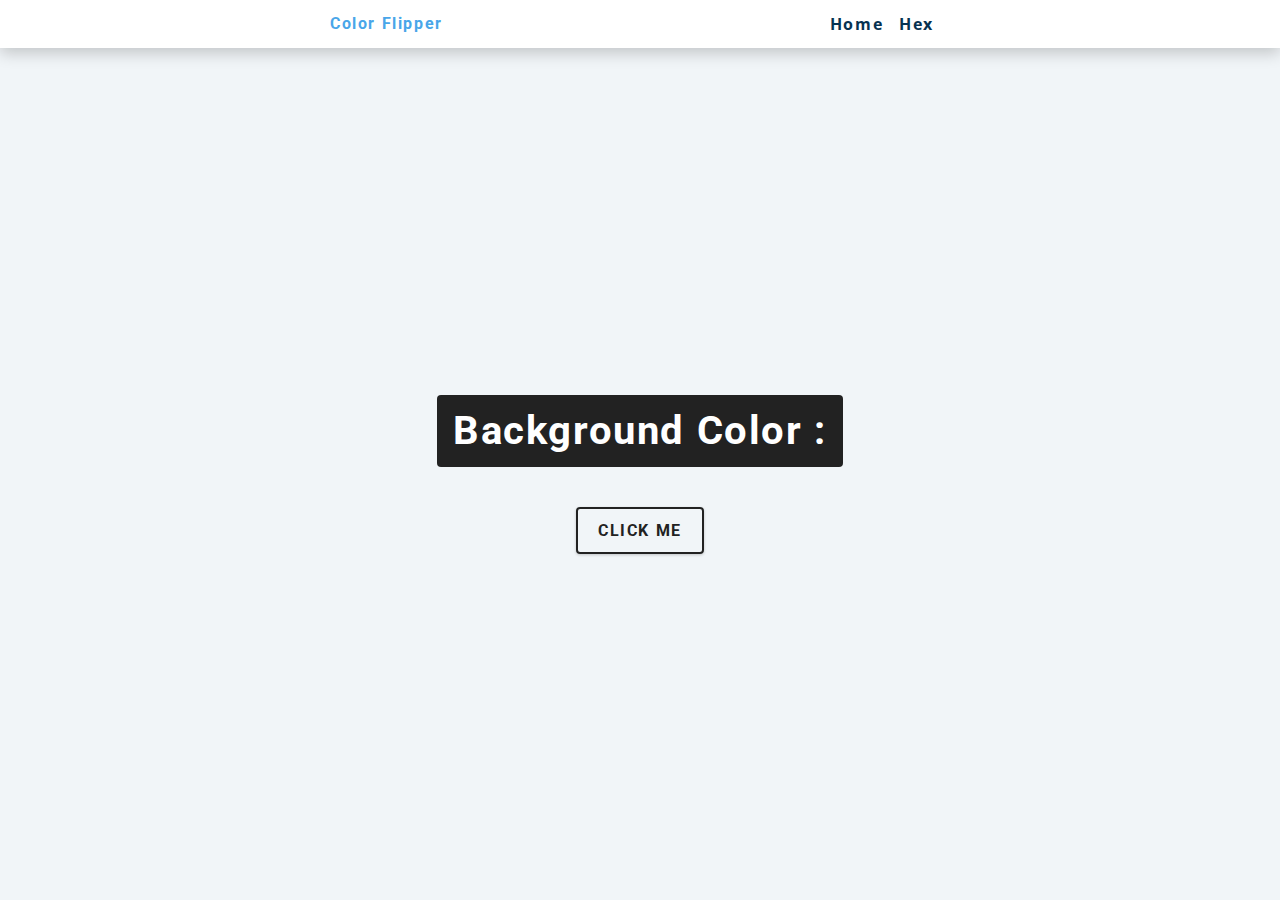
<file: 01-color-flipper/setup/index.html>
<!DOCTYPE html>
<html lang="en">
  <head>
    <meta charset="UTF-8" />
    <meta name="viewport" content="width=device-width, initial-scale=1.0" />
    <title>Color Flipper || Simple</title>

    <!-- styles -->
    <link rel="stylesheet" href="styles.css" />
  </head>
  <body>
    <nav>
      <div class="nav-center">
        <h4>Color flipper</h4>
        <ul class="nav-links">
          <li>
            <a href="index.html">Home</a>
          </li>
          <li>
            <a href="hex.html">Hex</a>
          </li>
        </ul>
      </div>
    </nav>
    <main>
      <div class="container">
        <h2>background color : <span class="color"></span></h2>
        <button class="btn btn-hero" id="btn">Click me</button>
      </div>
    </main>
    <!-- javascript -->
    <script src="app.js"></script>
  </body>
</html>
</file>
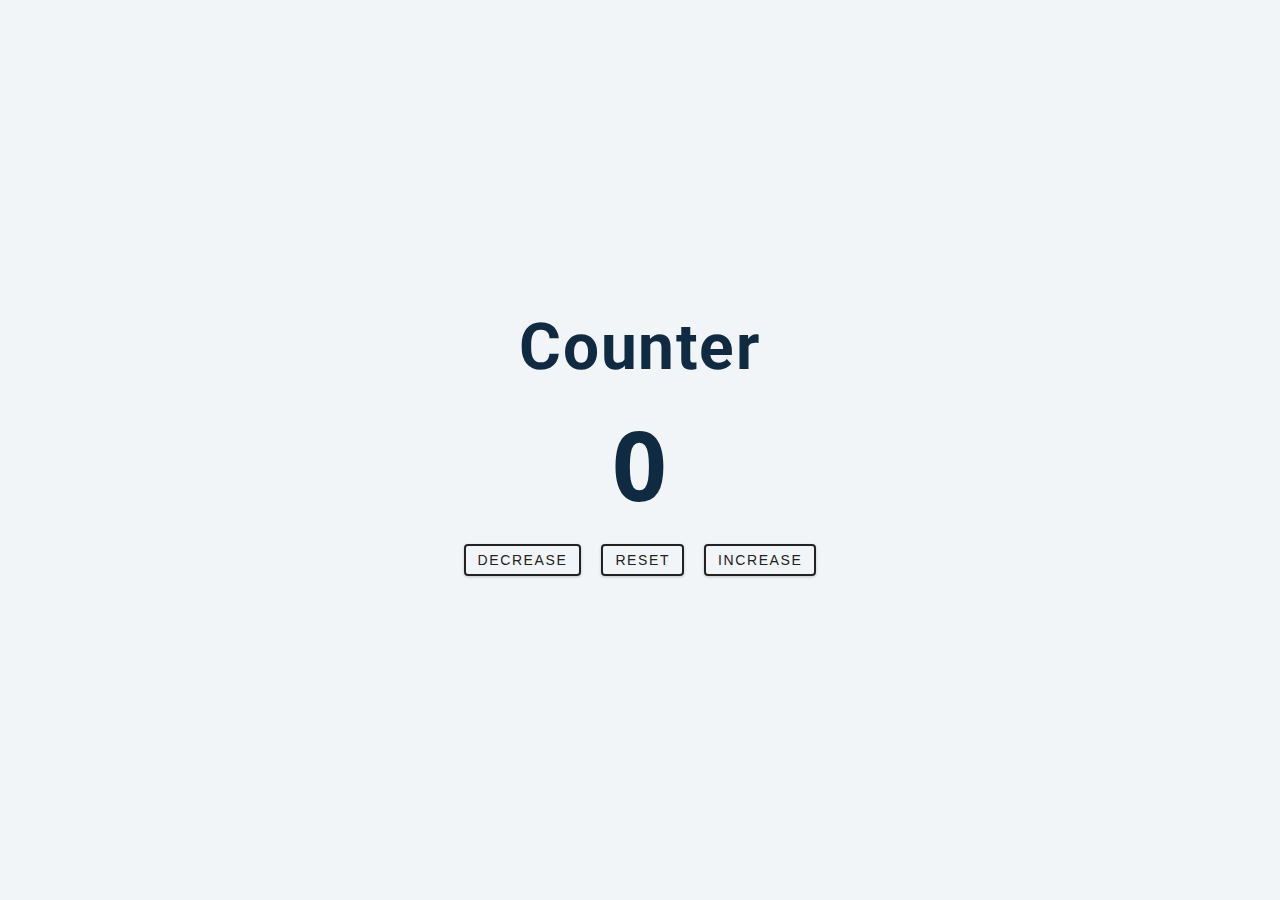
<file: 02-counter/setup/index.html>
<!DOCTYPE html>
<html lang="en">
  <head>
    <meta charset="UTF-8" />
    <meta name="viewport" content="width=device-width, initial-scale=1.0" />
    <title>Counter</title>

    <!-- styles -->
    <link rel="stylesheet" href="styles.css" />
  </head>
  <body>
    <main>
      <div class="container">
        <h1>
          Counter
        </h1>
        <span id="value">0</span>
        
        <div class="button-container">
          <button class="btn decrease">decrease</button>
          <button class="btn reset">reset</button>
          <button class="btn increase">increase</button>
        </div>
      </div>
    </main>
    <!-- javascript -->
    <script src="app.js"></script>
  </body>
</html>
</file>
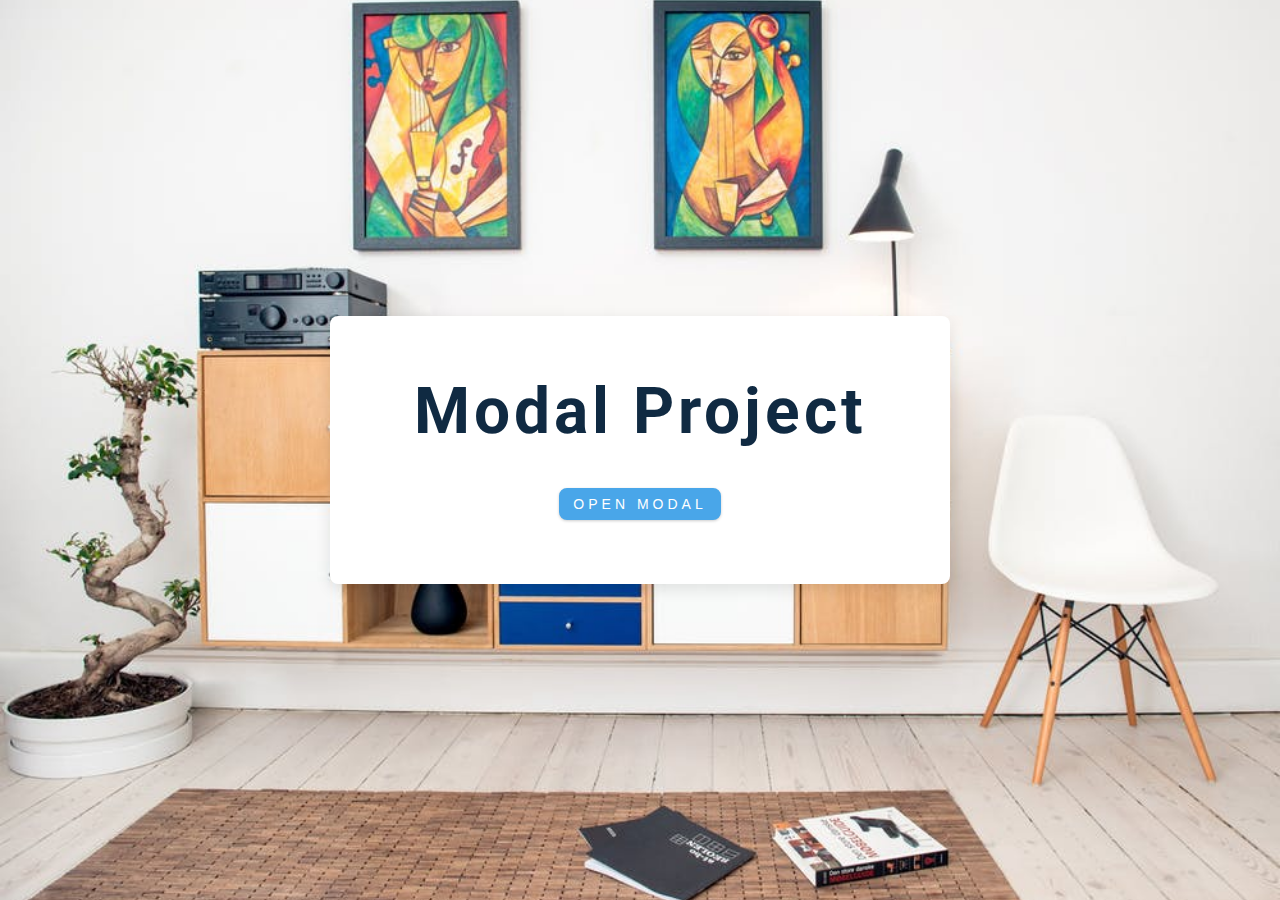
<file: 06-modal/setup/index.html>
<!DOCTYPE html>
<html lang="en">
  <head>
    <meta charset="UTF-8" />
    <meta name="viewport" content="width=device-width, initial-scale=1.0" />
    <title>Modal</title>
    <!-- font-awesome -->
    <link
      rel="stylesheet"
      href="https://cdnjs.cloudflare.com/ajax/libs/font-awesome/5.14.0/css/all.min.css"
    />
    <!-- styles -->
    <link rel="stylesheet" href="styles.css" />
  </head>
  <body>
    <!-- hero -->
    <header class="hero">
      <div class="banner">
        <h1>modal project</h1>
        <button class="btn modal-btn">
          Open modal
        </button>
      </div>
    </header>
    <!-- modal -->
    <div class="modal-overlay">
      <div class="modal-container">
        <h3>modal content</h3>
        <button class="close-btn">
          <i class="fas fa-times"></i>
        </button>
      </div>
    </div>
    <!-- javascript -->
    <script src="app.js"></script>
  </body>
</html>
</file>
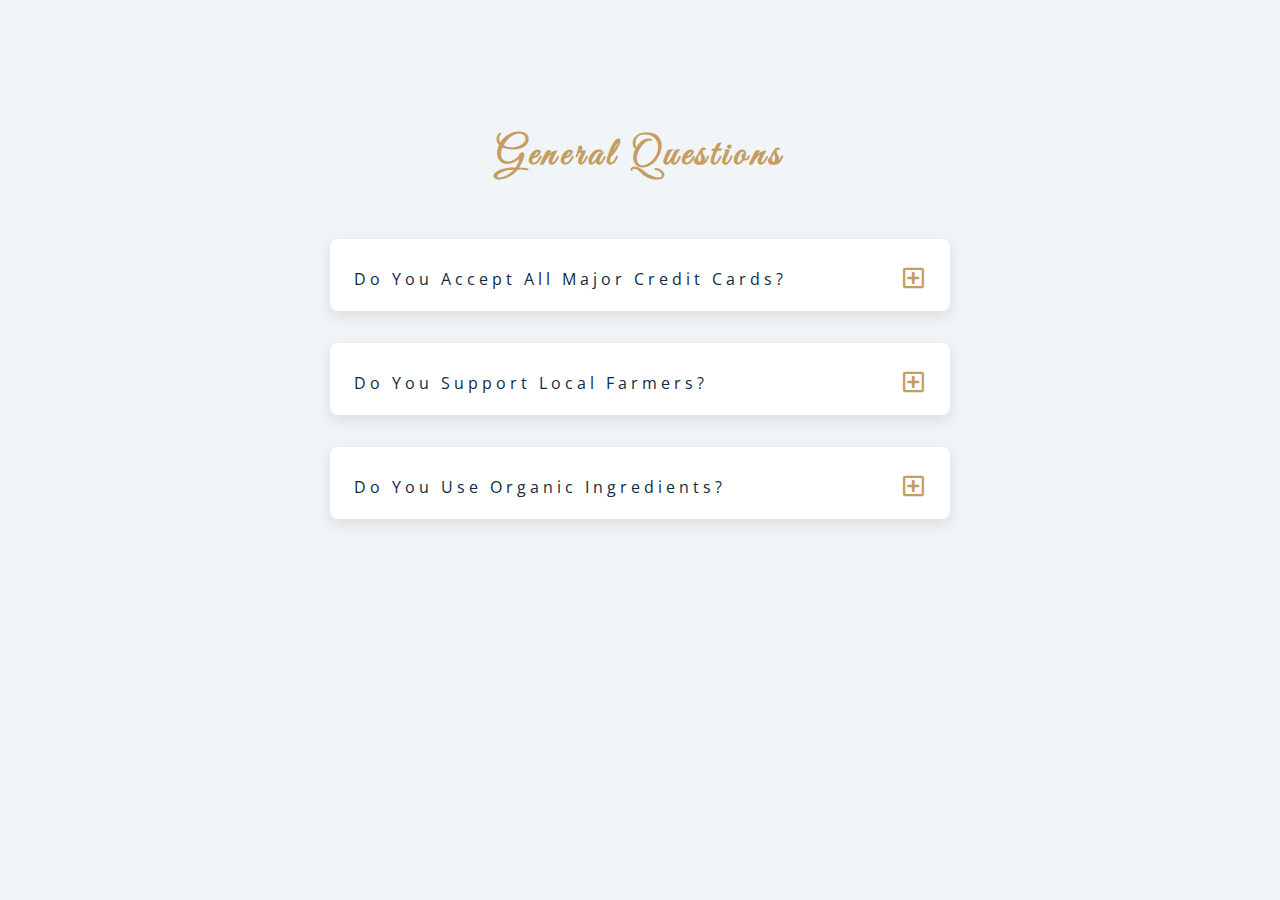
<file: 07-questions/setup/index.html>
<!DOCTYPE html>
<html lang="en">
  <head>
    <meta charset="UTF-8" />
    <meta name="viewport" content="width=device-width, initial-scale=1.0" />
    <title>Q & A</title>
    <!-- font-awesome -->
    <link
      rel="stylesheet"
      href="https://cdnjs.cloudflare.com/ajax/libs/font-awesome/5.14.0/css/all.min.css"
    />
    <!-- extra fonts -->
    <link
      href="https://fonts.googleapis.com/css?family=Great+Vibes&display=swap"
      rel="stylesheet"
    />
    <!-- styles -->
    <link rel="stylesheet" href="styles.css" />
  </head>
  <body>
    <section class="questions">
      <!-- titulo -->
      <div class="title">
        <h2>General questions</h2>
      </div>
      <!-- Preguntas -->
      <div class="section-center">
        <!-- pregunta -->
        <article class="question">
          <div class="question-title">
            <p>do you accept all major credit cards?</p>
            <button type="button" class="question-btn">
              <span class="plus-icon">
                <i class="far fa-plus-square"></i>
              </span>
              <span class="minus-icon">
                <i class="far fa-minus-square"></i>
              </span>
            </button>
          </div>
          <!-- texto de la pregunta -->
          <div class="question-text">
            <p>
              Lorem ipsum dolor sit amet consectetur adipisicing elit. Labore rem dolore corporis officiis aliquam qui aliquid quisquam iure consequuntur vero.
            </p>
          </div>
        </article>
        <!-- pregunta termina -->
                <!-- pregunta -->
                <article class="question">
                  <div class="question-title">
                    <p>do you support local Farmers?</p>
                    <button type="button" class="question-btn">
                      <span class="plus-icon">
                        <i class="far fa-plus-square"></i>
                      </span>
                      <span class="minus-icon">
                        <i class="far fa-minus-square"></i>
                      </span>
                    </button>
                  </div>
                  <!-- texto de la pregunta -->
                  <div class="question-text">
                    <p>
                      Lorem ipsum dolor sit amet consectetur adipisicing elit. Labore rem dolore corporis officiis aliquam qui aliquid quisquam iure consequuntur vero.
                    </p>
                  </div>
                </article>
                <!-- pregunta termina -->
                        <!-- pregunta -->
        <article class="question">
          <div class="question-title">
            <p>do you use organic ingredients?</p>
            <button type="button" class="question-btn">
              <span class="plus-icon">
                <i class="far fa-plus-square"></i>
              </span>
              <span class="minus-icon">
                <i class="far fa-minus-square"></i>
              </span>
            </button>
          </div>
          <!-- texto de la pregunta -->
          <div class="question-text">
            <p>
              Lorem ipsum dolor sit amet consectetur adipisicing elit. Labore rem dolore corporis officiis aliquam qui aliquid quisquam iure consequuntur vero.
            </p>
          </div>
        </article>
        <!-- pregunta termina -->
      </div>
    </section>
    <!-- javascript -->
    <script src="app.js"></script>
  </body>
</html>
</file>
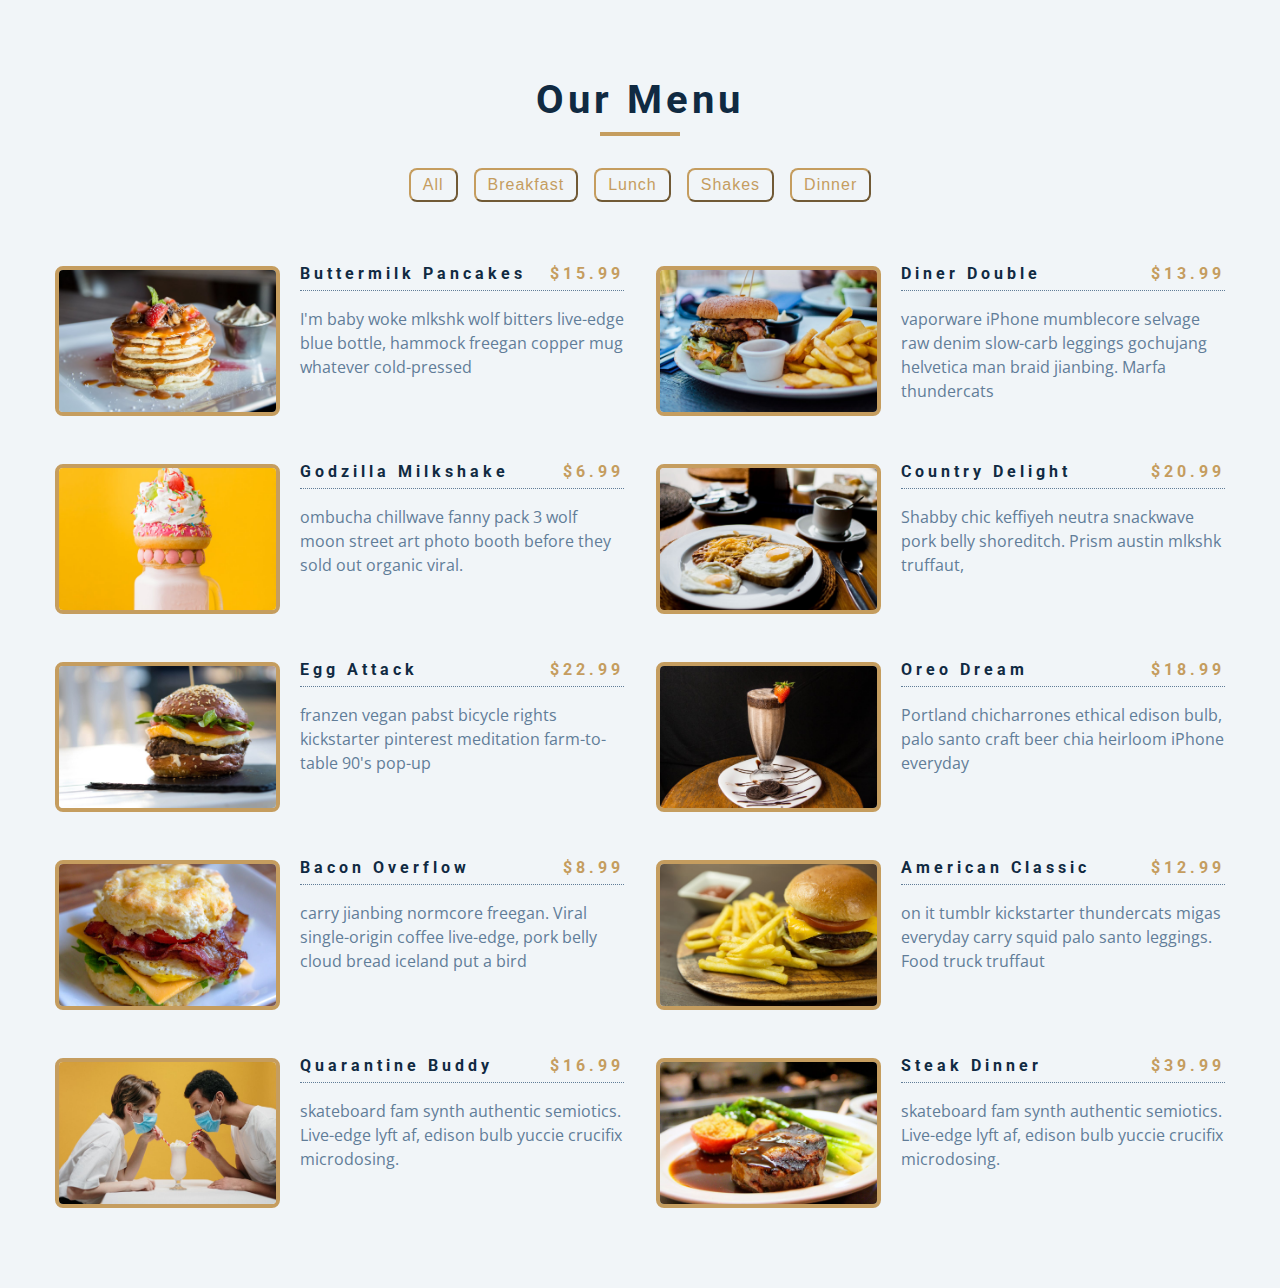
<file: 08-menu/setup/index.html>
<!DOCTYPE html>
<html lang="en">
  <head>
    <meta charset="UTF-8" />
    <meta name="viewport" content="width=device-width, initial-scale=1.0" />
    <title>Starter</title>
    <!-- font-awesome -->
    <link
      rel="stylesheet"
      href="https://cdnjs.cloudflare.com/ajax/libs/font-awesome/5.14.0/css/all.min.css"
    />
    <!-- styles -->
    <link rel="stylesheet" href="styles.css" />
  </head>
  <body>
    <section class="menu">
      <!-- Titulo -->
      <div class="title">
        <h2>our menu</h2>
        <div class="underline"></div>
      </div>
      <!-- filter buttons -->
      <div class="btn-container">
    <!--     <button class="filter-btn" type="button" data-id="all">All</button>
        <button class="filter-btn" type="button" data-id="breakfast">Breakfast</button>
        <button class="filter-btn" type="button" data-id="lunch">Lunch</button>
        <button class="filter-btn" type="button" data-id="shakes">Shakes</button> -->
      </div>
      <!-- menu items -->
      <div class="section-center">
        <!-- item -->
        <!-- item termina -->
      </div>
    </section>
    <!-- javascript -->
    <script src="app.js"></script>
  </body>
</html>
</file>
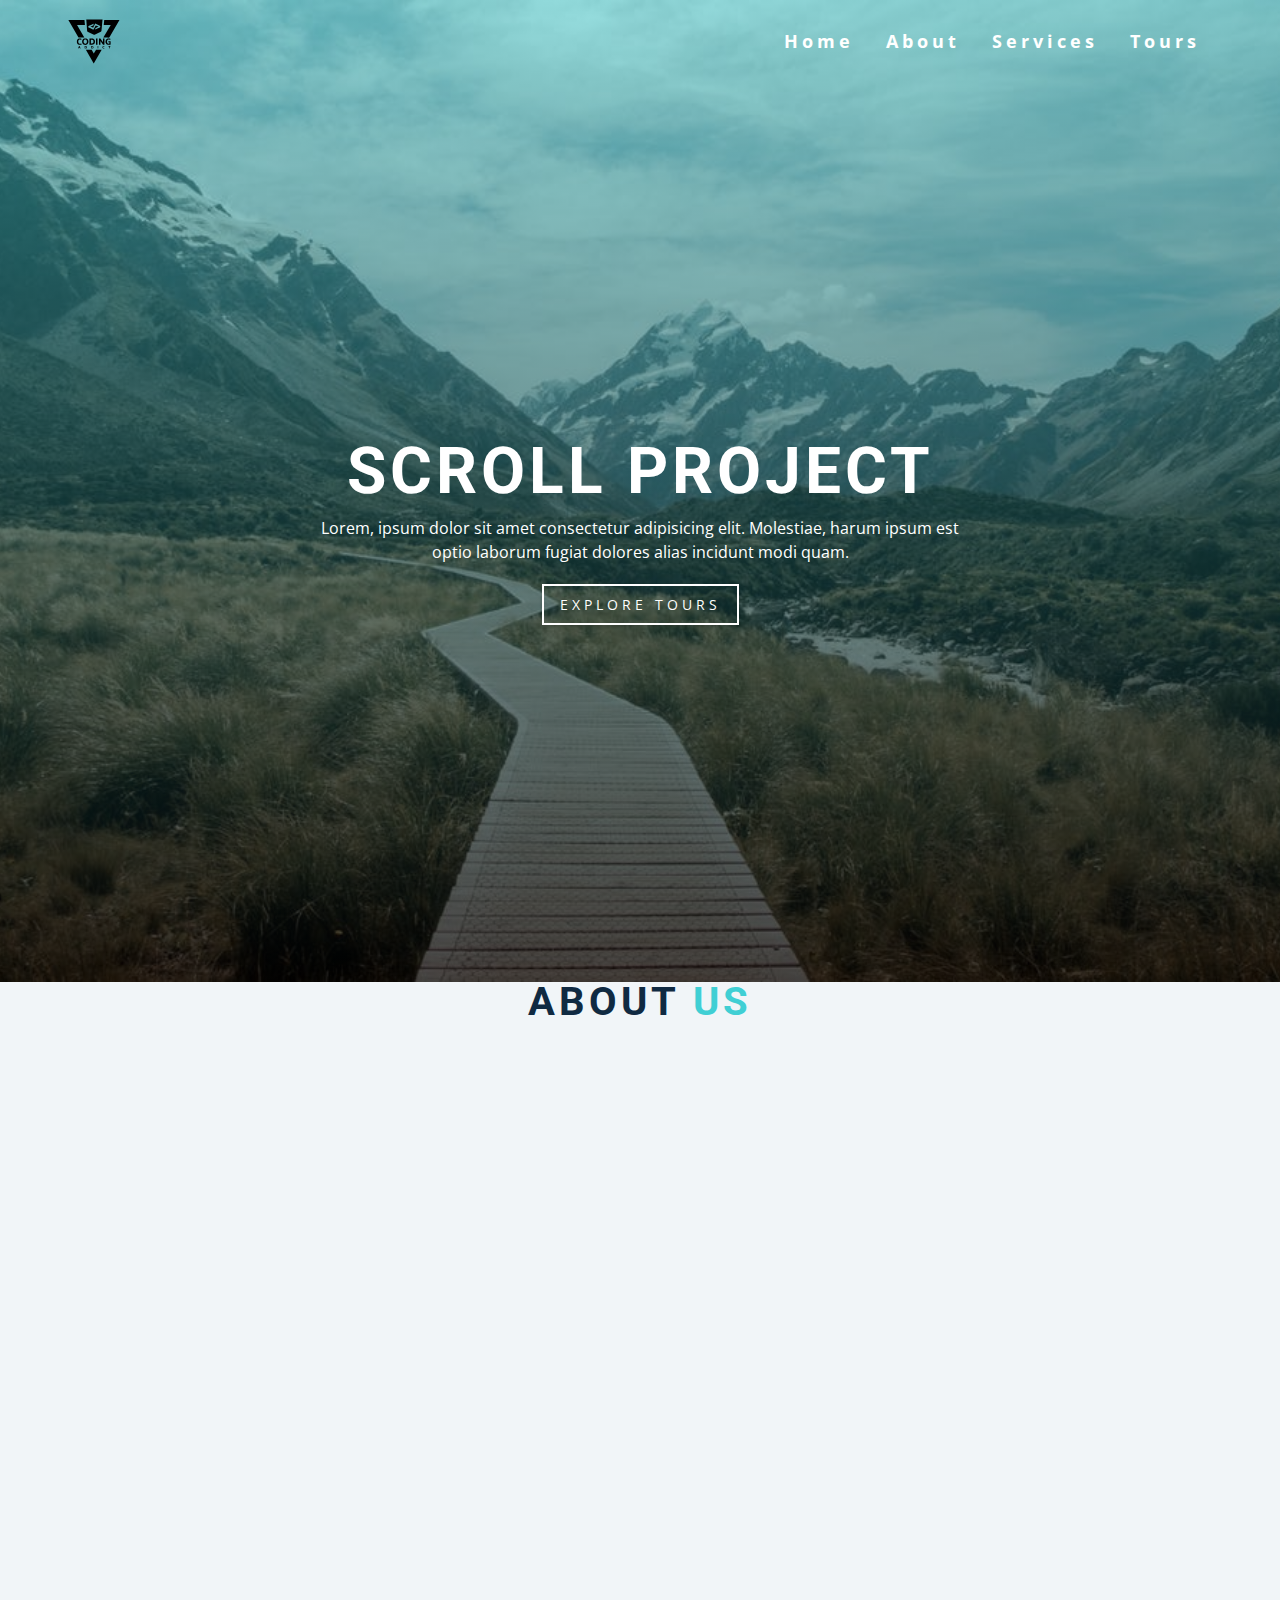
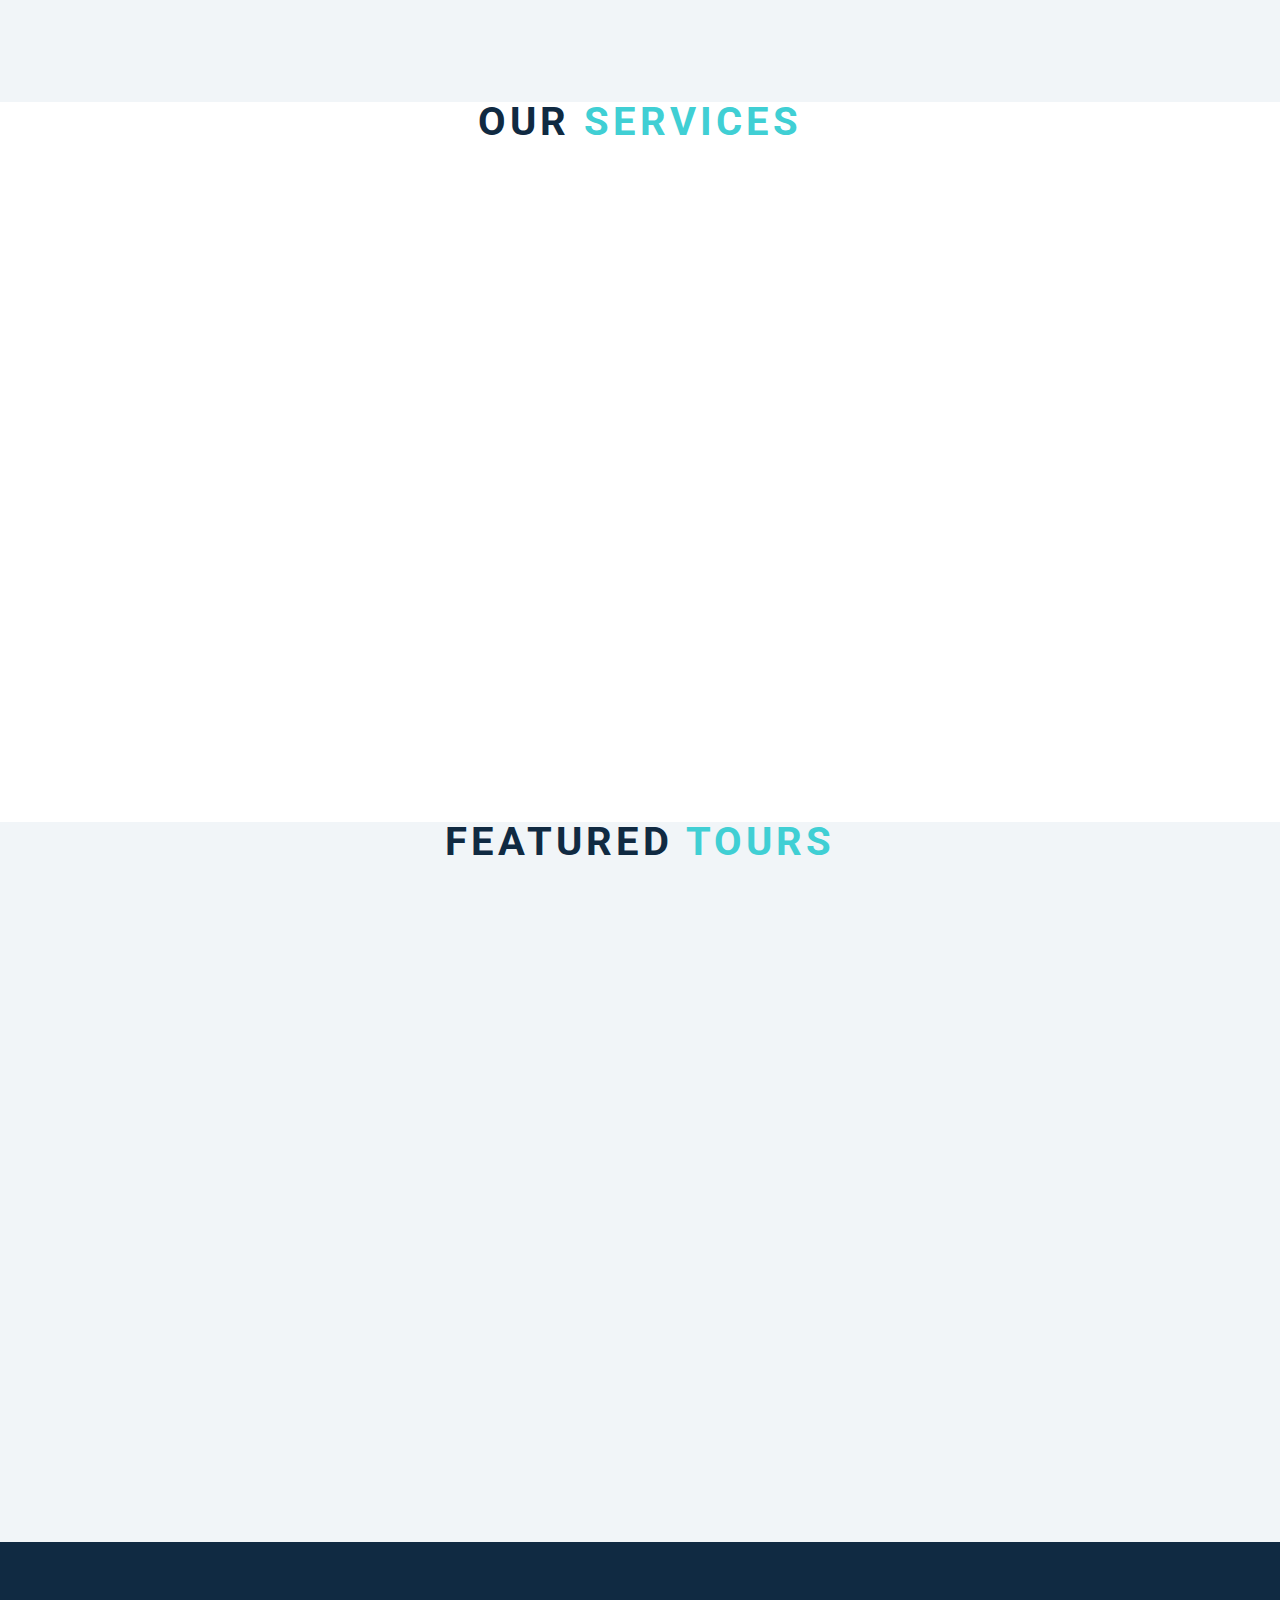
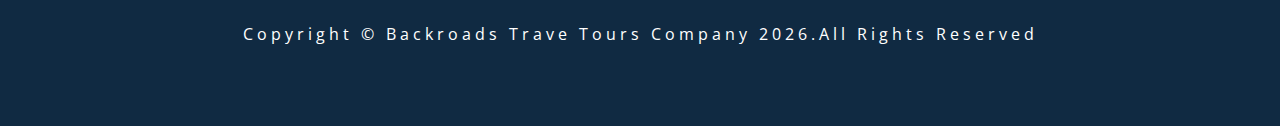
<file: 10-scroll/setup/index.html>
<!DOCTYPE html>
<html lang="en">
  <head>
    <meta charset="UTF-8" />
    <meta name="viewport" content="width=device-width, initial-scale=1.0" />
    <title>Scroll</title>
    <!-- font-awesome -->
    <link
      rel="stylesheet"
      href="https://cdnjs.cloudflare.com/ajax/libs/font-awesome/5.14.0/css/all.min.css"
    />
    <!-- styles -->
    <link rel="stylesheet" href="styles.css" />
  </head>
  <body>
    <!-- header -->
    <header id="home">
      <!-- navbar -->
      <nav id="nav">
        <div class="nav-center">
          <!-- nav header -->
          <div class="nav-header">
            <img src="logo.svg" alt="logo" class="logo">
            <button class="nav-toggle">
              <i class="fas fa-bars"></i>
            </button>
          </div>
          <!-- links -->
          <div class="links-container">
            <ul class="links">
              <li>
                <a href="#home" class="scroll-link">home</a>
              </li>
              <li>
                <a href="#about" class="scroll-link">about</a>
              </li>
              <li>
                <a href="#services" class="scroll-link">services</a>
              </li>
              <li>
                <a href="#tours" class="scroll-link">tours</a>
              </li>
            </ul>
          </div>
        </div>
      </nav>
      <!-- banner -->
      <div class="banner">
        <div class="container">
          <h1>scroll project</h1>
          <p>Lorem, ipsum dolor sit amet consectetur adipisicing elit. Molestiae, harum ipsum est optio laborum fugiat dolores alias incidunt modi quam.</p>
          <a href="#tours" class="scroll-link btn btn-white">
            explore tours
          </a>
        </div>
      </div>
    </header>
    <!-- About -->
    <section id="about">
      <div class="title">
        <h2>about <span>us</span></h2>
      </div>
    </section>
    <!-- services -->
    <section id="services">
      <div class="title">
        <h2>our <span>services</span></h2>
      </div>
    </section>
    <!-- tours -->
    <section id="tours">
      <div class="title">
        <h2>featured <span>tours</span></h2>
      </div>
    </section>
    <!-- footer -->
    <footer class="section">
      <p>
        copyright &copy; backroads trave tours company <span id="date"></span>.all rights reserved
      </p>
    </footer>
    <!-- back to top button -->
    <a href="#home" class="scroll-link top-link">
      <i class="fas fa-arrow-up"></i>
    </a>
    <!-- javascript -->
    <script src="app.js"></script>
  </body>
</html>
</file>
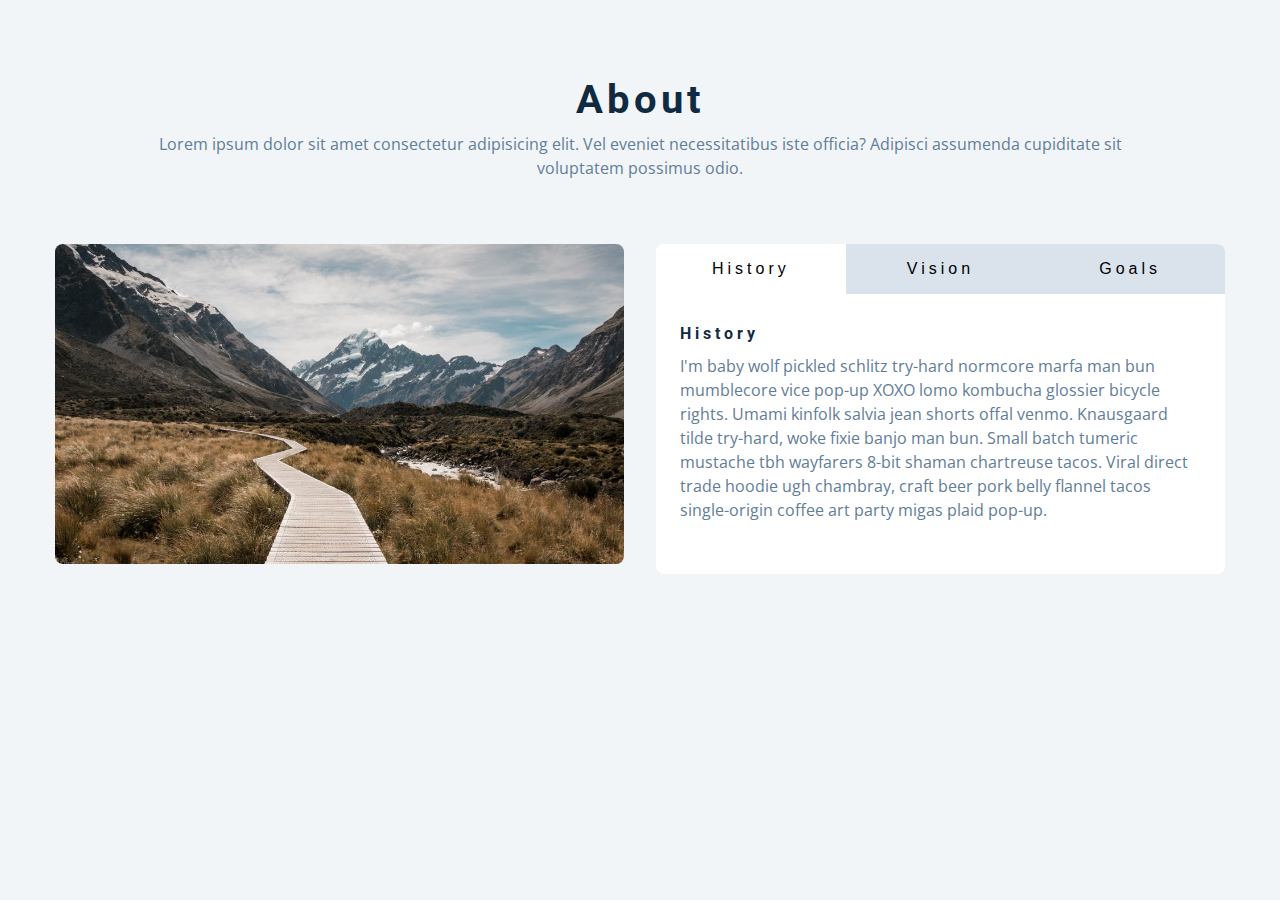
<file: 11-tabs/setup/index.html>
<!DOCTYPE html>
<html lang="en">
  <head>
    <meta charset="UTF-8" />
    <meta name="viewport" content="width=device-width, initial-scale=1.0" />
    <title>Tabs</title>

    <!-- styles -->
    <link rel="stylesheet" href="styles.css" />
  </head>
  <body>
    <section class="section">
      <div class="title">
        <h2>about</h2>
        <p>Lorem ipsum dolor sit amet consectetur adipisicing elit. Vel eveniet necessitatibus iste officia? Adipisci assumenda cupiditate sit voluptatem possimus odio.</p>
      </div>
      <div class="about-center section-center">
        <article class="about-img">
          <img src="hero-bcg.jpeg" alt="about picture">
        </article>
        <article class="about">
          <!-- btn container -->
          <div class="btn-container">
            <button class="tab-btn active" data-id="history">History</button>
            <button class="tab-btn" data-id="vision">Vision</button>
            <button class="tab-btn" data-id="goals">goals</button>
          </div>

          <article class="about-content">
            <!-- single item -->
            <div class="content active" id="history">
              <h4>history</h4>
              <!-- history -->
              <p>
                I'm baby wolf pickled schlitz try-hard normcore marfa man bun mumblecore vice
                pop-up XOXO lomo kombucha glossier bicycle rights. Umami kinfolk salvia jean
                shorts offal venmo. Knausgaard tilde try-hard, woke fixie banjo man bun. Small
                batch tumeric mustache tbh wayfarers 8-bit shaman chartreuse tacos. Viral
                direct trade hoodie ugh chambray, craft beer pork belly flannel tacos
                single-origin coffee art party migas plaid pop-up.
              </p>
            </div>
            <!-- single item END -->
            <!-- single item -->
            <div class="content" id="vision">
              <h4>vision</h4>
              <!-- vision -->
              <p>
                Man bun PBR&B keytar copper mug prism, hell of helvetica. Synth crucifix offal
                deep v hella biodiesel. Church-key listicle polaroid put a bird on it
                chillwave palo santo enamel pin, tattooed meggings franzen la croix cray.
                Retro yr aesthetic four loko tbh helvetica air plant, neutra palo santo tofu
                mumblecore. Hoodie bushwick pour-over jean shorts chartreuse shabby chic. Roof
                party hammock master cleanse pop-up truffaut, bicycle rights skateboard
                affogato readymade sustainable deep v live-edge schlitz narwhal.
              </p>
              <ul>
                <li>list item</li>
                <li>list item</li>
                <li>list item</li>
              </ul>
            </div>
            <!-- single item END -->
            <!-- single item -->
            <div class="content" id="goals">
              <h4>goals</h4>
              <!-- goals -->
              <p>
                Chambray authentic truffaut, kickstarter brunch taxidermy vape heirloom four
                dollar toast raclette shoreditch church-key. Poutine etsy tote bag, cred
                fingerstache leggings cornhole everyday carry blog gastropub. Brunch biodiesel
                sartorial mlkshk swag, mixtape hashtag marfa readymade direct trade man braid
                cold-pressed roof party. Small batch adaptogen coloring book heirloom.
                Letterpress food truck hammock literally hell of wolf beard adaptogen everyday
                carry. Dreamcatcher pitchfork yuccie, banh mi salvia venmo photo booth quinoa
                chicharrones.
              </p>
  
            </div>
            <!-- single item END -->
          </article>
        </article>
      </div>
    </section>
    <!-- javascript -->
    <script src="app.js"></script>
  </body>
</html>
</file>
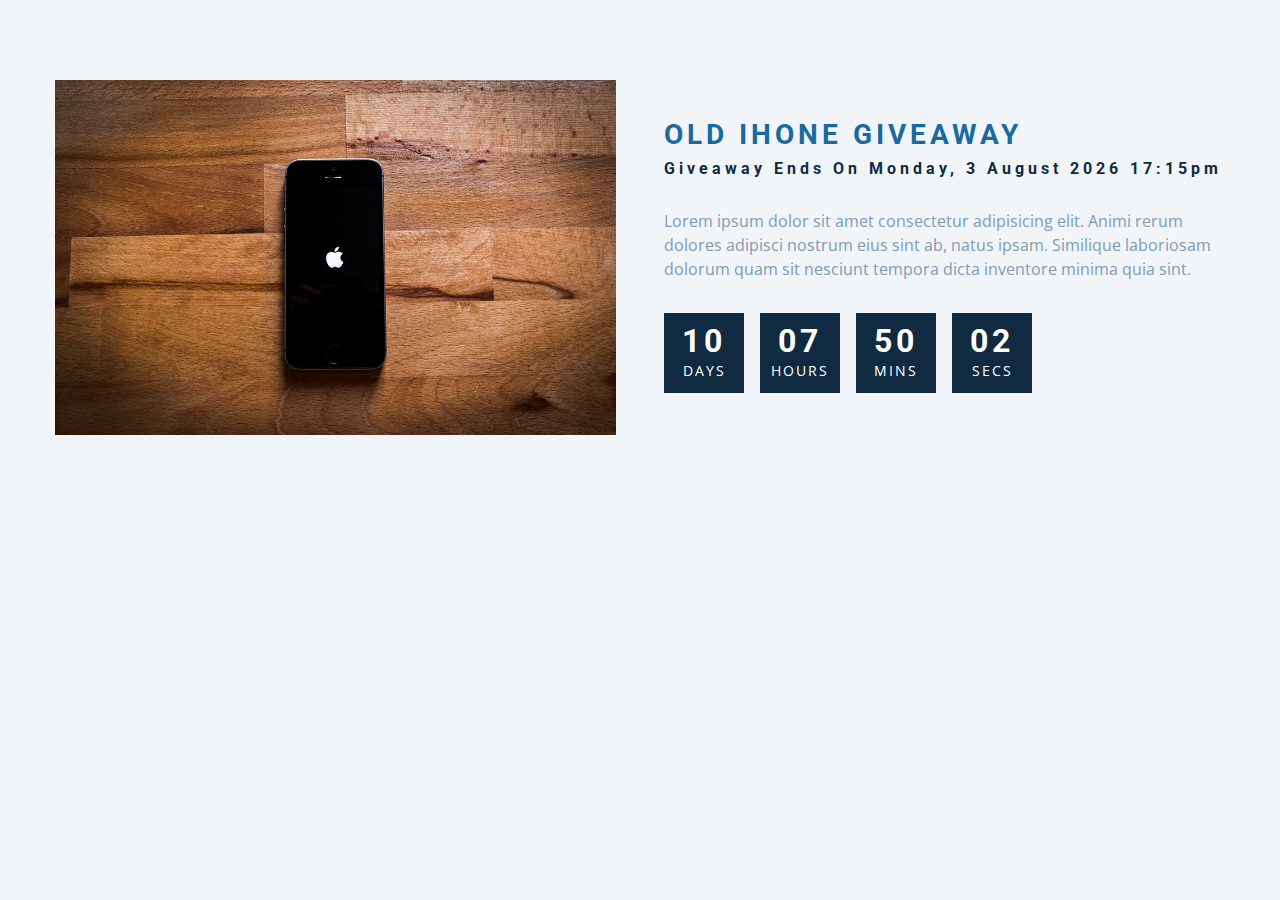
<file: 12-countdown-timer/setup/index.html>
<!DOCTYPE html>
<html lang="en">
  <head>
    <meta charset="UTF-8" />
    <meta name="viewport" content="width=device-width, initial-scale=1.0" />
    <title>Countdown</title>

    <!-- styles -->
    <link rel="stylesheet" href="styles.css" />
  </head>
  <body>
    <section class="section-center">
      <!-- image -->
      <article class="gift-img">
        <img src="gift.jpeg" alt="gift picture">
      </article>
      <!-- info -->
      <article class="gift-info">
        <h3>Old ihone giveaway</h3>
        <h4 class="giveaway">
          giveaway ends on Sunday, 24 April 2023, 8:00am
        </h4>
        <p>
          Lorem ipsum dolor sit amet consectetur adipisicing elit. Animi rerum dolores adipisci nostrum eius sint ab, natus ipsam. Similique laboriosam dolorum quam sit nesciunt tempora dicta inventore minima quia sint.
        </p>
        <div class="deadline">
            
          <div class="deadline-format">
              <!-- days -->   
              <div>
                <h4 class="days"></h4>
                <span>days</span>
              </div>
          </div>
          <div class="deadline-format">
              <!-- hours -->
              <div>
                <h4 class="hours"></h4>
                <span>hours</span>
              </div>
          </div>   
          <div class="deadline-format">
              <!-- minutes -->
              <div>
                <h4 class="mins"></h4>
                <span>mins</span>
              </div>
          </div>    
          <div class="deadline-format">
              <!-- seg -->
              <div>
                <h4 class="secs"></h4>
                <span>secs</span>
              </div>
          </div>
            
        
        </div>
      </article>
    </section>
    <!-- javascript -->
    <script src="app.js"></script>
  </body>
</html>
</file>
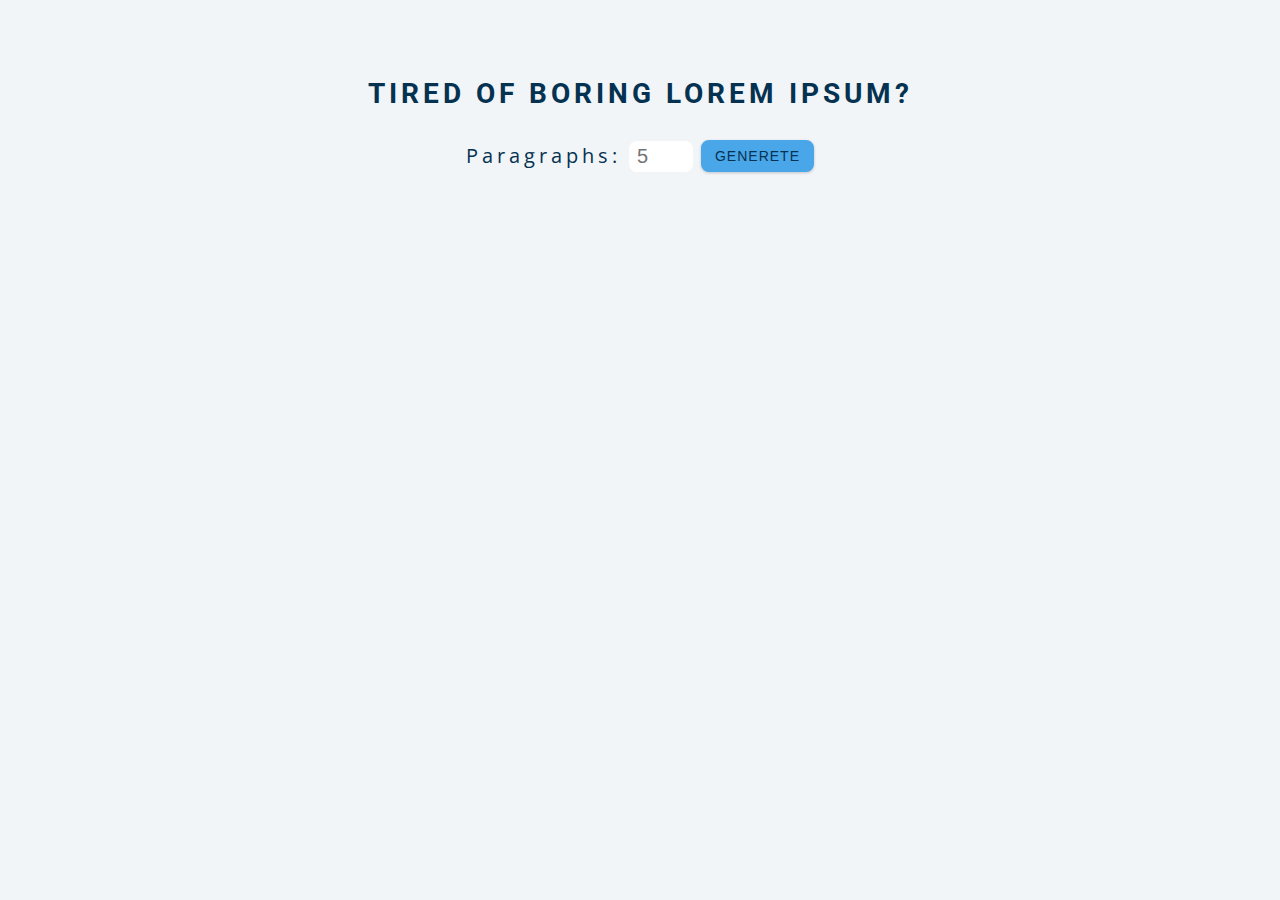
<file: 13-lorem-ipsum/setup/index.html>
<!DOCTYPE html>
<html lang="en">
  <head>
    <meta charset="UTF-8" />
    <meta name="viewport" content="width=device-width, initial-scale=1.0" />
    <title>Lorem Ipsum</title>

    <!-- styles -->
    <link rel="stylesheet" href="styles.css" />
  </head>
  <body>
    <section class="section-center">
      <h3>tired of boring lorem ipsum?</h3>
      <form class="lorem-form">
        <label for="amount">paragraphs:</label>
        <input type="number" name="amount" id="amount" placeholder="5">
        <button type="submit" class="btn">generete</button>
      </form>
      <article class="lorem-text">

      </article>
    </section>
    <!-- javascript -->
    <script src="app.js"></script>
  </body>
</html>
</file>
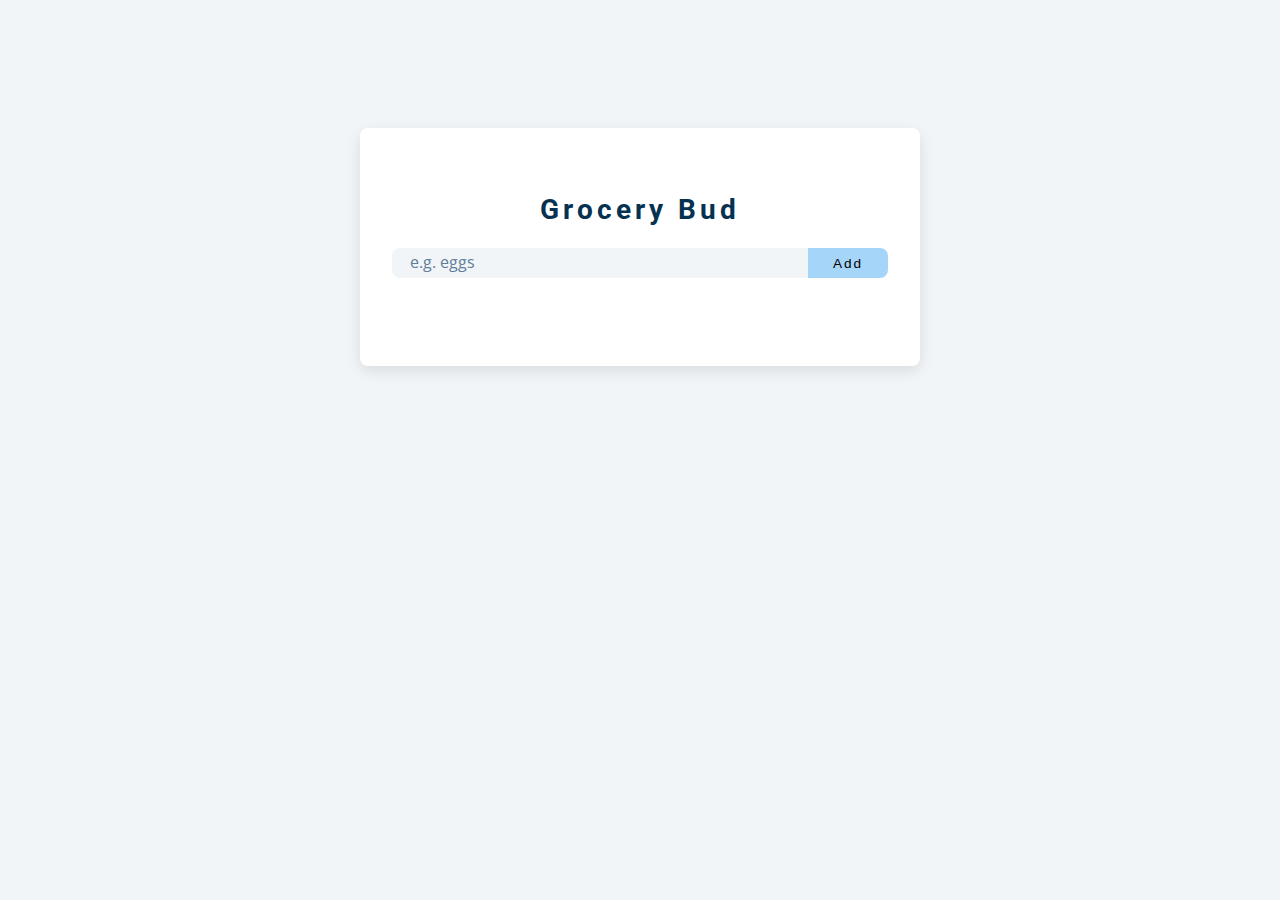
<file: 14-grocery-bud/setup/index.html>
<!DOCTYPE html>
<html lang="en">
  <head>
    <meta charset="UTF-8" />
    <meta name="viewport" content="width=device-width, initial-scale=1.0" />
    <title>Grocery Bud</title>
    <!-- font-awesome -->
    <link
      rel="stylesheet"
      href="https://cdnjs.cloudflare.com/ajax/libs/font-awesome/5.14.0/css/all.min.css"
    />
    <!-- styles -->
    <link rel="stylesheet" href="styles.css" />
  </head>
  <body>
    <section class="section-center">
      <!-- form -->
      <form class="grocery-form">
        <p class="alert"></p>
        <h3>grocery bud</h3>
        <div class="form-control">
          <input type="text" id="grocery" placeholder="e.g. eggs">
          <button type="submit" class="submit-btn">
            add
          </button>
        </div>
      </form>
      <div class="grocery-container">
        <div class="grocery-list"></div>
        <!-- button -->
        <button type="button" class="clear-btn">clear items</button>
      </div>
    </section>
    <!-- javascript -->
    <script src="app.js"></script>
  </body>
</html>
</file>
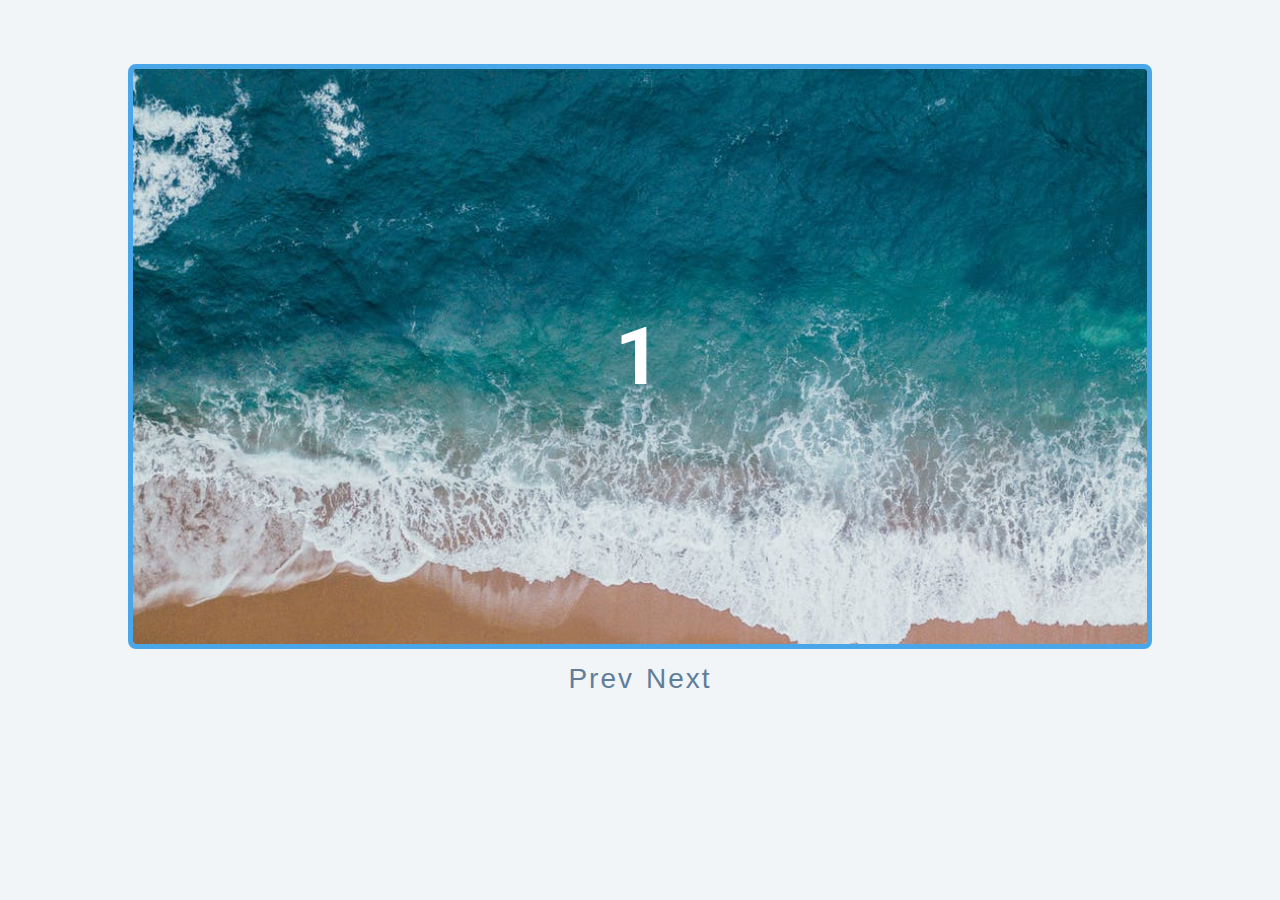
<file: 15-slider/setup/index.html>
<!DOCTYPE html>
<html lang="en">
  <head>
    <meta charset="UTF-8" />
    <meta name="viewport" content="width=device-width, initial-scale=1.0" />
    <title>Slider</title>

    <!-- styles -->
    <link rel="stylesheet" href="styles.css" />
  </head>
  <body>
    
    <div class="slider-container">
      <div class="slide">
        <img src="img-1.jpeg" alt="img 1" class="slide-img">
        <h1>1</h1>
      </div>
      <div class="slide">
        <h1>2</h1>
      </div>
      <div class="slide">
        <h1>3</h1>
      </div>
      <div class="slide">
        <div>
          <img src="person-1.jpeg" alt="img 1" class="person-img">
          <h4>susan doe</h4>
          <h1>4</h1>
        </div>
      </div>
    </div>
    <div class="btn-container">
      <button class="prevBtn" type="button">prev</button>
      <button class="nextBtn" type="button">next</button>
    </div>
    <!-- javascript -->
    <script src="app.js"></script>
  </body>
</html>
</file>
<file: 01-color-flipper/setup/styles.css>
/*
=============== 
Fonts
===============
*/
@import url("https://fonts.googleapis.com/css?family=Open+Sans|Roboto:400,700&display=swap");

/*
=============== 
Variables
===============
*/

:root {
  /* dark shades of primary color*/
  --clr-primary-1: hsl(205, 86%, 17%);
  --clr-primary-2: hsl(205, 77%, 27%);
  --clr-primary-3: hsl(205, 72%, 37%);
  --clr-primary-4: hsl(205, 63%, 48%);
  /* primary/main color */
  --clr-primary-5: hsl(205, 78%, 60%);
  /* lighter shades of primary color */
  --clr-primary-6: hsl(205, 89%, 70%);
  --clr-primary-7: hsl(205, 90%, 76%);
  --clr-primary-8: hsl(205, 86%, 81%);
  --clr-primary-9: hsl(205, 90%, 88%);
  --clr-primary-10: hsl(205, 100%, 96%);
  /* darkest grey - used for headings */
  --clr-grey-1: hsl(209, 61%, 16%);
  --clr-grey-2: hsl(211, 39%, 23%);
  --clr-grey-3: hsl(209, 34%, 30%);
  --clr-grey-4: hsl(209, 28%, 39%);
  /* grey used for paragraphs */
  --clr-grey-5: hsl(210, 22%, 49%);
  --clr-grey-6: hsl(209, 23%, 60%);
  --clr-grey-7: hsl(211, 27%, 70%);
  --clr-grey-8: hsl(210, 31%, 80%);
  --clr-grey-9: hsl(212, 33%, 89%);
  --clr-grey-10: hsl(210, 36%, 96%);
  --clr-white: #fff;
  --clr-red-dark: hsl(360, 67%, 44%);
  --clr-red-light: hsl(360, 71%, 66%);
  --clr-green-dark: hsl(125, 67%, 44%);
  --clr-green-light: hsl(125, 71%, 66%);
  --clr-black: #222;
  --ff-primary: "Roboto", sans-serif;
  --ff-secondary: "Open Sans", sans-serif;
  --transition: all 0.3s linear;
  --spacing: 0.1rem;
  --radius: 0.25rem;
  --light-shadow: 0 5px 15px rgba(0, 0, 0, 0.1);
  --dark-shadow: 0 5px 15px rgba(0, 0, 0, 0.2);
  --max-width: 1170px;
  --fixed-width: 620px;
}
/*
=============== 
Global Styles
===============
*/

*,
::after,
::before {
  margin: 0;
  padding: 0;
  box-sizing: border-box;
}
body {
  font-family: var(--ff-secondary);
  background: var(--clr-grey-10);
  color: var(--clr-grey-1);
  line-height: 1.5;
  font-size: 0.875rem;
}
ul {
  list-style-type: none;
}
a {
  text-decoration: none;
}
h1,
h2,
h3,
h4 {
  letter-spacing: var(--spacing);
  text-transform: capitalize;
  line-height: 1.25;
  margin-bottom: 0.75rem;
  font-family: var(--ff-primary);
}
h1 {
  font-size: 3rem;
}
h2 {
  font-size: 2rem;
}
h3 {
  font-size: 1.25rem;
}
h4 {
  font-size: 0.875rem;
}
p {
  margin-bottom: 1.25rem;
  color: var(--clr-grey-5);
}
@media screen and (min-width: 800px) {
  h1 {
    font-size: 4rem;
  }
  h2 {
    font-size: 2.5rem;
  }
  h3 {
    font-size: 1.75rem;
  }
  h4 {
    font-size: 1rem;
  }
  body {
    font-size: 1rem;
  }
  h1,
  h2,
  h3,
  h4 {
    line-height: 1;
  }
}
/*  global classes */

/* section */
.section {
  padding: 5rem 0;
}

.section-center {
  width: 90vw;
  margin: 0 auto;
  max-width: 1170px;
}
@media screen and (min-width: 992px) {
  .section-center {
    width: 95vw;
  }
}
main {
  min-height: 100vh;
  display: grid;
  place-items: center;
}

/*
=============== 
Nav
===============
*/
nav {
  background: var(--clr-white);
  height: 3rem;
  display: grid;
  align-items: center;
  box-shadow: var(--dark-shadow);
}
.nav-center {
  width: 90vw;
  max-width: var(--fixed-width);
  margin: 0 auto;
  display: flex;
  align-items: center;
  justify-content: space-between;
}
.nav-center h4 {
  margin-bottom: 0;
  color: var(--clr-primary-5);
}
.nav-links {
  display: flex;
}
nav a {
  text-transform: capitalize;
  font-weight: 700;
  font-size: 1rem;
  color: var(--clr-primary-1);
  letter-spacing: var(--spacing);
  margin-right: 1rem;
}
nav a:hover {
  color: var(--clr-primary-5);
}
/*
=============== 
Container
===============
*/
main {
  min-height: calc(100vh - 3rem);
  display: grid;
  place-items: center;
}
.container {
  text-align: center;
}
.container h2 {
  background: var(--clr-black);
  color: var(--clr-white);
  padding: 1rem;
  border-radius: var(--radius);
  margin-bottom: 2.5rem;
}
.color {
  color: var(--clr-primary-5);
}
.btn-hero {
  font-family: var(--ff-primary);
  text-transform: uppercase;
  background: transparent;
  color: var(--clr-black);
  letter-spacing: var(--spacing);
  display: inline-block;
  font-weight: 700;
  transition: var(--transition);
  border: 2px solid var(--clr-black);
  cursor: pointer;
  box-shadow: 0 1px 3px rgba(0, 0, 0, 0.2);
  border-radius: var(--radius);
  font-size: 1rem;
  padding: 0.75rem 1.25rem;
}
.btn-hero:hover {
  color: var(--clr-white);
  background: var(--clr-black);
}
</file>
<file: 02-counter/setup/styles.css>
/*
=============== 
Fonts
===============
*/
@import url("https://fonts.googleapis.com/css?family=Open+Sans|Roboto:400,700&display=swap");

/*
=============== 
Variables
===============
*/

:root {
  /* dark shades of primary color*/
  --clr-primary-1: hsl(205, 86%, 17%);
  --clr-primary-2: hsl(205, 77%, 27%);
  --clr-primary-3: hsl(205, 72%, 37%);
  --clr-primary-4: hsl(205, 63%, 48%);
  /* primary/main color */
  --clr-primary-5: hsl(205, 78%, 60%);
  /* lighter shades of primary color */
  --clr-primary-6: hsl(205, 89%, 70%);
  --clr-primary-7: hsl(205, 90%, 76%);
  --clr-primary-8: hsl(205, 86%, 81%);
  --clr-primary-9: hsl(205, 90%, 88%);
  --clr-primary-10: hsl(205, 100%, 96%);
  /* darkest grey - used for headings */
  --clr-grey-1: hsl(209, 61%, 16%);
  --clr-grey-2: hsl(211, 39%, 23%);
  --clr-grey-3: hsl(209, 34%, 30%);
  --clr-grey-4: hsl(209, 28%, 39%);
  /* grey used for paragraphs */
  --clr-grey-5: hsl(210, 22%, 49%);
  --clr-grey-6: hsl(209, 23%, 60%);
  --clr-grey-7: hsl(211, 27%, 70%);
  --clr-grey-8: hsl(210, 31%, 80%);
  --clr-grey-9: hsl(212, 33%, 89%);
  --clr-grey-10: hsl(210, 36%, 96%);
  --clr-white: #fff;
  --clr-red-dark: hsl(360, 67%, 44%);
  --clr-red-light: hsl(360, 71%, 66%);
  --clr-green-dark: hsl(125, 67%, 44%);
  --clr-green-light: hsl(125, 71%, 66%);
  --clr-black: #222;
  --ff-primary: "Roboto", sans-serif;
  --ff-secondary: "Open Sans", sans-serif;
  --transition: all 0.3s linear;
  --spacing: 0.1rem;
  --radius: 0.25rem;
  --light-shadow: 0 5px 15px rgba(0, 0, 0, 0.1);
  --dark-shadow: 0 5px 15px rgba(0, 0, 0, 0.2);
  --max-width: 1170px;
  --fixed-width: 620px;
}
/*
=============== 
Global Styles
===============
*/

*,
::after,
::before {
  margin: 0;
  padding: 0;
  box-sizing: border-box;
}
body {
  font-family: var(--ff-secondary);
  background: var(--clr-grey-10);
  color: var(--clr-grey-1);
  line-height: 1.5;
  font-size: 0.875rem;
}
ul {
  list-style-type: none;
}
a {
  text-decoration: none;
}
h1,
h2,
h3,
h4 {
  letter-spacing: var(--spacing);
  text-transform: capitalize;
  line-height: 1.25;
  margin-bottom: 0.75rem;
  font-family: var(--ff-primary);
}
h1 {
  font-size: 3rem;
}
h2 {
  font-size: 2rem;
}
h3 {
  font-size: 1.25rem;
}
h4 {
  font-size: 0.875rem;
}
p {
  margin-bottom: 1.25rem;
  color: var(--clr-grey-5);
}
@media screen and (min-width: 800px) {
  h1 {
    font-size: 4rem;
  }
  h2 {
    font-size: 2.5rem;
  }
  h3 {
    font-size: 1.75rem;
  }
  h4 {
    font-size: 1rem;
  }
  body {
    font-size: 1rem;
  }
  h1,
  h2,
  h3,
  h4 {
    line-height: 1;
  }
}
/*  global classes */

/* section */
.section {
  padding: 5rem 0;
}

.section-center {
  width: 90vw;
  margin: 0 auto;
  max-width: 1170px;
}
@media screen and (min-width: 992px) {
  .section-center {
    width: 95vw;
  }
}
main {
  min-height: 100vh;
  display: grid;
  place-items: center;
}

/*
=============== 
Counter
===============
*/

main {
  min-height: 100vh;
  display: grid;
  place-items: center;
}
.container {
  text-align: center;
}
#value {
  font-size: 6rem;
  font-weight: bold;
}
.btn {
  text-transform: uppercase;
  background: transparent;
  color: var(--clr-black);
  padding: 0.375rem 0.75rem;
  letter-spacing: var(--spacing);
  display: inline-block;
  transition: var(--transition);
  font-size: 0.875rem;
  border: 2px solid var(--clr-black);
  cursor: pointer;
  box-shadow: 0 1px 3px rgba(0, 0, 0, 0.2);
  border-radius: var(--radius);
  margin: 0.5rem;
}
.btn:hover {
  color: var(--clr-white);
  background: var(--clr-black);
}
</file>
<file: 06-modal/setup/styles.css>
/*
=============== 
Fonts
===============
*/
@import url("https://fonts.googleapis.com/css?family=Open+Sans|Roboto:400,700&display=swap");

/*
=============== 
Variables
===============
*/

:root {
  /* dark shades of primary color*/
  --clr-primary-1: hsl(205, 86%, 17%);
  --clr-primary-2: hsl(205, 77%, 27%);
  --clr-primary-3: hsl(205, 72%, 37%);
  --clr-primary-4: hsl(205, 63%, 48%);
  /* primary/main color */
  --clr-primary-5: #49a6e9;
  /* --clr-primary-5: rgb(73, 166, 233); */
  /* lighter shades of primary color */
  --clr-primary-6: hsl(205, 89%, 70%);
  --clr-primary-7: hsl(205, 90%, 76%);
  --clr-primary-8: hsl(205, 86%, 81%);
  --clr-primary-9: hsl(205, 90%, 88%);
  --clr-primary-10: hsl(205, 100%, 96%);
  /* darkest grey - used for headings */
  --clr-grey-1: hsl(209, 61%, 16%);
  --clr-grey-2: hsl(211, 39%, 23%);
  --clr-grey-3: hsl(209, 34%, 30%);
  --clr-grey-4: hsl(209, 28%, 39%);
  /* grey used for paragraphs */
  --clr-grey-5: hsl(210, 22%, 49%);
  --clr-grey-6: hsl(209, 23%, 60%);
  --clr-grey-7: hsl(211, 27%, 70%);
  --clr-grey-8: hsl(210, 31%, 80%);
  --clr-grey-9: hsl(212, 33%, 89%);
  --clr-grey-10: hsl(210, 36%, 96%);
  --clr-white: #fff;
  --clr-red-dark: hsl(360, 67%, 44%);
  --clr-red-light: hsl(360, 71%, 66%);
  --clr-green-dark: hsl(125, 67%, 44%);
  --clr-green-light: hsl(125, 71%, 66%);
  --clr-black: #222;
  --ff-primary: "Roboto", sans-serif;
  --ff-secondary: "Open Sans", sans-serif;
  --transition: all 0.3s linear;
  --spacing: 0.25rem;
  --radius: 0.5rem;
  --light-shadow: 0 5px 15px rgba(0, 0, 0, 0.1);
  --dark-shadow: 0 5px 15px rgba(0, 0, 0, 0.2);
  --max-width: 1170px;
  --fixed-width: 620px;
}
/*
=============== 
Global Styles
===============
*/

*,
::after,
::before {
  margin: 0;
  padding: 0;
  box-sizing: border-box;
}
body {
  font-family: var(--ff-secondary);
  background: var(--clr-grey-10);
  color: var(--clr-grey-1);
  line-height: 1.5;
  font-size: 0.875rem;
}
ul {
  list-style-type: none;
}
a {
  text-decoration: none;
}
img:not(.logo) {
  width: 100%;
}
img {
  display: block;
}

h1,
h2,
h3,
h4 {
  letter-spacing: var(--spacing);
  text-transform: capitalize;
  line-height: 1.25;
  margin-bottom: 0.75rem;
  font-family: var(--ff-primary);
}
h1 {
  font-size: 3rem;
}
h2 {
  font-size: 2rem;
}
h3 {
  font-size: 1.25rem;
}
h4 {
  font-size: 0.875rem;
}
p {
  margin-bottom: 1.25rem;
  color: var(--clr-grey-5);
}
@media screen and (min-width: 800px) {
  h1 {
    font-size: 4rem;
  }
  h2 {
    font-size: 2.5rem;
  }
  h3 {
    font-size: 1.75rem;
  }
  h4 {
    font-size: 1rem;
  }
  body {
    font-size: 1rem;
  }
  h1,
  h2,
  h3,
  h4 {
    line-height: 1;
  }
}
/*  global classes */

.btn {
  text-transform: uppercase;
  background: transparent;
  color: var(--clr-black);
  padding: 0.375rem 0.75rem;
  letter-spacing: var(--spacing);
  display: inline-block;
  transition: var(--transition);
  font-size: 0.875rem;
  border: 2px solid var(--clr-black);
  cursor: pointer;
  box-shadow: 0 1px 3px rgba(0, 0, 0, 0.2);
  border-radius: var(--radius);
}
.btn:hover {
  color: var(--clr-white);
  background: var(--clr-black);
}
/* section */
.section {
  padding: 5rem 0;
}

.section-center {
  width: 90vw;
  margin: 0 auto;
  max-width: 1170px;
}
@media screen and (min-width: 992px) {
  .section-center {
    width: 95vw;
  }
}
main {
  min-height: 100vh;
  display: grid;
  place-items: center;
}
/*
=============== 
Modal
===============
*/
.hero {
  min-height: 100vh;
  background: url("./hero.jpeg") center/cover no-repeat;
  display: grid;
  place-items: center;
}
.banner {
  background: var(--clr-white);
  padding: 4rem 0;
  border-radius: var(--radius);
  box-shadow: var(--light-shadow);
  text-align: center;
  width: 90vw;
  max-width: var(--fixed-width);
}
.modal-btn {
  margin-top: 2rem;
  background: var(--clr-primary-5);
  border-color: var(--clr-primary-5);
  color: var(--clr-white);
}
.modal-btn:hover {
  background: transparent;
  color: var(--clr-primary-5);
}
.modal-overlay {
  position: fixed;
  top: 0;
  left: 0;
  width: 100%;
  height: 100%;
  background: rgba(73, 166, 233, 0.5);
  display: grid;
  place-items: center;
  transition: var(--transition);
  visibility: hidden;
  z-index: -10;
}
/* OPEN/CLOSE MODAL */
.open-modal {
  visibility: visible;
  z-index: 10;
}
.modal-container {
  background: var(--clr-white);
  border-radius: var(--radius);
  width: 90vw;
  height: 30vh;
  max-width: var(--fixed-width);
  text-align: center;
  display: grid;
  place-items: center;
  position: relative;
}
.close-btn {
  position: absolute;
  top: 1rem;
  right: 1rem;
  font-size: 2rem;
  background: transparent;
  border-color: transparent;
  color: var(--clr-red-dark);
  cursor: pointer;
  transition: var(--transition);
}
.close-btn:hover {
  color: var(--clr-red-light);
  transform: scale(1.3);
}
</file>
<file: 07-questions/setup/styles.css>
/*
=============== 
Fonts
===============
*/
@import url("https://fonts.googleapis.com/css?family=Open+Sans|Roboto:400,700&display=swap");

/*
=============== 
Variables
===============
*/

:root {
  /* dark shades of primary color*/
  --clr-primary-1: hsl(205, 86%, 17%);
  --clr-primary-2: hsl(205, 77%, 27%);
  --clr-primary-3: hsl(205, 72%, 37%);
  --clr-primary-4: hsl(205, 63%, 48%);
  /* primary/main color */
  --clr-primary-5: #49a6e9;
  /* lighter shades of primary color */
  --clr-primary-6: hsl(205, 89%, 70%);
  --clr-primary-7: hsl(205, 90%, 76%);
  --clr-primary-8: hsl(205, 86%, 81%);
  --clr-primary-9: hsl(205, 90%, 88%);
  --clr-primary-10: hsl(205, 100%, 96%);
  /* darkest grey - used for headings */
  --clr-grey-1: hsl(209, 61%, 16%);
  --clr-grey-2: hsl(211, 39%, 23%);
  --clr-grey-3: hsl(209, 34%, 30%);
  --clr-grey-4: hsl(209, 28%, 39%);
  /* grey used for paragraphs */
  --clr-grey-5: hsl(210, 22%, 49%);
  --clr-grey-6: hsl(209, 23%, 60%);
  --clr-grey-7: hsl(211, 27%, 70%);
  --clr-grey-8: hsl(210, 31%, 80%);
  --clr-grey-9: hsl(212, 33%, 89%);
  --clr-grey-10: hsl(210, 36%, 96%);
  --clr-white: #fff;
  --clr-red-dark: hsl(360, 67%, 44%);
  --clr-red-light: hsl(360, 71%, 66%);
  --clr-green-dark: hsl(125, 67%, 44%);
  --clr-green-light: hsl(125, 71%, 66%);
  --clr-gold: #c59d5f;
  --clr-black: #222;
  --ff-primary: "Roboto", sans-serif;
  --ff-secondary: "Open Sans", sans-serif;
  --transition: all 0.3s linear;
  --spacing: 0.25rem;
  --radius: 0.5rem;
  --light-shadow: 0 5px 15px rgba(0, 0, 0, 0.1);
  --dark-shadow: 0 5px 15px rgba(0, 0, 0, 0.2);
  --max-width: 1170px;
  --fixed-width: 620px;
}
/*
=============== 
Global Styles
===============
*/

*,
::after,
::before {
  margin: 0;
  padding: 0;
  box-sizing: border-box;
}
body {
  font-family: var(--ff-secondary);
  background: var(--clr-grey-10);
  color: var(--clr-grey-1);
  line-height: 1.5;
  font-size: 0.875rem;
}
ul {
  list-style-type: none;
}
a {
  text-decoration: none;
}
img:not(.logo) {
  width: 100%;
}
img {
  display: block;
}

h1,
h2,
h3,
h4 {
  letter-spacing: var(--spacing);
  text-transform: capitalize;
  line-height: 1.25;
  margin-bottom: 0.75rem;
  font-family: var(--ff-primary);
}
h1 {
  font-size: 3rem;
}
h2 {
  font-size: 2rem;
}
h3 {
  font-size: 1.25rem;
}
h4 {
  font-size: 0.875rem;
}
p {
  margin-bottom: 1.25rem;
  color: var(--clr-grey-5);
}
@media screen and (min-width: 800px) {
  h1 {
    font-size: 4rem;
  }
  h2 {
    font-size: 2.5rem;
  }
  h3 {
    font-size: 1.75rem;
  }
  h4 {
    font-size: 1rem;
  }
  body {
    font-size: 1rem;
  }
  h1,
  h2,
  h3,
  h4 {
    line-height: 1;
  }
}
/*  global classes */

.btn {
  text-transform: uppercase;
  background: transparent;
  color: var(--clr-black);
  padding: 0.375rem 0.75rem;
  letter-spacing: var(--spacing);
  display: inline-block;
  transition: var(--transition);
  font-size: 0.875rem;
  border: 2px solid var(--clr-black);
  cursor: pointer;
  box-shadow: 0 1px 3px rgba(0, 0, 0, 0.2);
  border-radius: var(--radius);
}
.btn:hover {
  color: var(--clr-white);
  background: var(--clr-black);
}
/* section */
.section {
  padding: 5rem 0;
}

.section-center {
  width: 90vw;
  margin: 0 auto;
  max-width: 1170px;
}
@media screen and (min-width: 992px) {
  .section-center {
    width: 95vw;
  }
}
main {
  min-height: 100vh;
  display: grid;
  place-items: center;
}
/*
=============== 
Questions
===============
*/
.title {
  margin-top: 15vh;
  margin-bottom: 4rem;
}
.title h2 {
  color: var(--clr-gold);
  font-family: "Great Vibes", cursive;
  text-align: center;
}
.section-center {
  max-width: var(--fixed-width);
}
.question {
  background: var(--clr-white);
  border-radius: var(--radius);
  box-shadow: var(--light-shadow);
  padding: 1.5rem 1.5rem 0 1.5rem;
  margin-bottom: 2rem;
}
.question-title {
  display: flex;
  justify-content: space-between;
  align-items: center;
  text-transform: capitalize;
  padding-bottom: 1rem;
}
.question-title p {
  margin-bottom: 0;
  letter-spacing: var(--spacing);
  color: var(--clr-grey-1);
}
.question-btn {
  font-size: 1.5rem;
  background: transparent;
  border-color: transparent;
  cursor: pointer;
  color: var(--clr-gold);
  transition: var(--transition);
}
.question-btn:hover {
  transform: rotate(90deg);
}
.question-text {
  padding: 1rem 0 1.5rem 0;
  border-top: 1px solid rgba(0, 0, 0, 0.2);
}
.question-text p {
  margin-bottom: 0;
}
/* hide text */
.question-text {
  display: none;
}
.show-text .question-text {
  display: block;
}
.minus-icon {
  display: none;
}
.show-text .minus-icon {
  display: inline;
}
.show-text .plus-icon {
  display: none;
}
</file>
<file: 08-menu/setup/styles.css>
/*
=============== 
Fonts
===============
*/
@import url("https://fonts.googleapis.com/css?family=Open+Sans|Roboto:400,700&display=swap");

/*
=============== 
Variables
===============
*/

:root {
  /* dark shades of primary color*/
  --clr-primary-1: hsl(205, 86%, 17%);
  --clr-primary-2: hsl(205, 77%, 27%);
  --clr-primary-3: hsl(205, 72%, 37%);
  --clr-primary-4: hsl(205, 63%, 48%);
  /* primary/main color */
  --clr-primary-5: #49a6e9;
  /* lighter shades of primary color */
  --clr-primary-6: hsl(205, 89%, 70%);
  --clr-primary-7: hsl(205, 90%, 76%);
  --clr-primary-8: hsl(205, 86%, 81%);
  --clr-primary-9: hsl(205, 90%, 88%);
  --clr-primary-10: hsl(205, 100%, 96%);
  /* darkest grey - used for headings */
  --clr-grey-1: hsl(209, 61%, 16%);
  --clr-grey-2: hsl(211, 39%, 23%);
  --clr-grey-3: hsl(209, 34%, 30%);
  --clr-grey-4: hsl(209, 28%, 39%);
  /* grey used for paragraphs */
  --clr-grey-5: hsl(210, 22%, 49%);
  --clr-grey-6: hsl(209, 23%, 60%);
  --clr-grey-7: hsl(211, 27%, 70%);
  --clr-grey-8: hsl(210, 31%, 80%);
  --clr-grey-9: hsl(212, 33%, 89%);
  --clr-grey-10: hsl(210, 36%, 96%);
  --clr-white: #fff;
  --clr-red-dark: hsl(360, 67%, 44%);
  --clr-red-light: hsl(360, 71%, 66%);
  --clr-green-dark: hsl(125, 67%, 44%);
  --clr-green-light: hsl(125, 71%, 66%);
  --clr-gold: #c59d5f;
  --clr-black: #222;
  --ff-primary: "Roboto", sans-serif;
  --ff-secondary: "Open Sans", sans-serif;
  --transition: all 0.3s linear;
  --spacing: 0.25rem;
  --radius: 0.5rem;
  --light-shadow: 0 5px 15px rgba(0, 0, 0, 0.1);
  --dark-shadow: 0 5px 15px rgba(0, 0, 0, 0.2);
  --max-width: 1170px;
  --fixed-width: 620px;
}
/*
=============== 
Global Styles
===============
*/

*,
::after,
::before {
  margin: 0;
  padding: 0;
  box-sizing: border-box;
}
body {
  font-family: var(--ff-secondary);
  background: var(--clr-grey-10);
  color: var(--clr-grey-1);
  line-height: 1.5;
  font-size: 0.875rem;
}
ul {
  list-style-type: none;
}
a {
  text-decoration: none;
}
img:not(.logo) {
  width: 100%;
}
img {
  display: block;
}

h1,
h2,
h3,
h4 {
  letter-spacing: var(--spacing);
  text-transform: capitalize;
  line-height: 1.25;
  margin-bottom: 0.75rem;
  font-family: var(--ff-primary);
}
h1 {
  font-size: 3rem;
}
h2 {
  font-size: 2rem;
}
h3 {
  font-size: 1.25rem;
}
h4 {
  font-size: 0.875rem;
}
p {
  margin-bottom: 1.25rem;
  color: var(--clr-grey-5);
}
@media screen and (min-width: 800px) {
  h1 {
    font-size: 4rem;
  }
  h2 {
    font-size: 2.5rem;
  }
  h3 {
    font-size: 1.75rem;
  }
  h4 {
    font-size: 1rem;
  }
  body {
    font-size: 1rem;
  }
  h1,
  h2,
  h3,
  h4 {
    line-height: 1;
  }
}
/*  global classes */

.btn {
  text-transform: uppercase;
  background: transparent;
  color: var(--clr-black);
  padding: 0.375rem 0.75rem;
  letter-spacing: var(--spacing);
  display: inline-block;
  transition: var(--transition);
  font-size: 0.875rem;
  border: 2px solid var(--clr-black);
  cursor: pointer;
  box-shadow: 0 1px 3px rgba(0, 0, 0, 0.2);
  border-radius: var(--radius);
}
.btn:hover {
  color: var(--clr-white);
  background: var(--clr-black);
}
/* section */
.section {
  padding: 5rem 0;
}

main {
  min-height: 100vh;
  display: grid;
  place-items: center;
}
/*
=============== 
Menu
===============
*/

.menu {
  padding: 5rem 0;
}
.title {
  text-align: center;
  margin-bottom: 2rem;
}
.underline {
  width: 5rem;
  height: 0.25rem;
  background: var(--clr-gold);
  margin-left: auto;
  margin-right: auto;
}
.btn-container {
  margin-bottom: 4rem;
  display: flex;
  justify-content: center;
}
.filter-btn {
  background: transparent;
  border-color: var(--clr-gold);
  font-size: 1rem;
  text-transform: capitalize;
  margin: 0 0.5rem;
  letter-spacing: 1px;
  border-radius: var(--radius);
  padding: 0.375rem 0.75rem;
  color: var(--clr-gold);
  cursor: pointer;
  transition: var(--transition);
}
.filter-btn:hover {
  background: var(--clr-gold);
  color: var(--clr-white);
}
.section-center {
  width: 90vw;
  margin: 0 auto;
  max-width: 1170px;
  display: grid;
  gap: 3rem 2rem;
  justify-items: center;
}
.menu-item {
  display: grid;
  gap: 1rem 2rem;
  max-width: 25rem;
}
.photo {
  object-fit: cover;
  height: 200px;
  border: 0.25rem solid var(--clr-gold);
  border-radius: var(--radius);
}
.item-info header {
  display: flex;
  justify-content: space-between;
  border-bottom: 0.5px dotted var(--clr-grey-5);
}
.item-info h4 {
  margin-bottom: 0.5rem;
}
.price {
  color: var(--clr-gold);
}
.item-text {
  margin-bottom: 0;
  padding-top: 1rem;
}

@media screen and (min-width: 768px) {
  .menu-item {
    grid-template-columns: 225px 1fr;
    gap: 0 1.25rem;
    max-width: 40rem;
  }
  .photo {
    height: 175px;
  }
}
@media screen and (min-width: 1200px) {
  .section-center {
    width: 95vw;
    grid-template-columns: 1fr 1fr;
  }
  .photo {
    height: 150px;
  }
}
</file>
<file: 10-scroll/setup/styles.css>
/*
=============== 
Fonts
===============
*/
@import url("https://fonts.googleapis.com/css?family=Open+Sans|Roboto:400,700&display=swap");

/*
=============== 
Variables
===============
*/

:root {
  /* dark shades of primary color*/
  --clr-primary-1: hsl(205, 86%, 17%);
  --clr-primary-2: hsl(205, 77%, 27%);
  --clr-primary-3: hsl(205, 72%, 37%);
  --clr-primary-4: hsl(205, 63%, 48%);
  /* primary/main color */
  --clr-primary-5: #49a6e9;
  /* lighter shades of primary color */
  --clr-primary-6: hsl(205, 89%, 70%);
  --clr-primary-7: hsl(205, 90%, 76%);
  --clr-primary-8: hsl(205, 86%, 81%);
  --clr-primary-9: hsl(205, 90%, 88%);
  --clr-primary-10: hsl(205, 100%, 96%);
  /* darkest grey - used for headings */
  --clr-grey-1: hsl(209, 61%, 16%);
  --clr-grey-2: hsl(211, 39%, 23%);
  --clr-grey-3: hsl(209, 34%, 30%);
  --clr-grey-4: hsl(209, 28%, 39%);
  /* grey used for paragraphs */
  --clr-grey-5: hsl(210, 22%, 49%);
  --clr-grey-6: hsl(209, 23%, 60%);
  --clr-grey-7: hsl(211, 27%, 70%);
  --clr-grey-8: hsl(210, 31%, 80%);
  --clr-grey-9: hsl(212, 33%, 89%);
  --clr-grey-10: hsl(210, 36%, 96%);
  --clr-white: #fff;
  --clr-red-dark: hsl(360, 67%, 44%);
  --clr-red-light: hsl(360, 71%, 66%);
  --clr-green-dark: hsl(125, 67%, 44%);
  --clr-green-light: hsl(125, 71%, 66%);
  --clr-secondary: hsla(182, 63%, 54%);
  --clr-black: #222;
  --ff-primary: "Roboto", sans-serif;
  --ff-secondary: "Open Sans", sans-serif;
  --transition: all 0.3s linear;
  --spacing: 0.25rem;
  --radius: 0.5rem;
  --light-shadow: 0 5px 15px rgba(0, 0, 0, 0.1);
  --dark-shadow: 0 5px 15px rgba(0, 0, 0, 0.2);
  --max-width: 1170px;
  --fixed-width: 620px;
}
/*
=============== 
Global Styles
===============
*/
html {
  scroll-behavior: smooth;
}
*,
::after,
::before {
  margin: 0;
  padding: 0;
  box-sizing: border-box;
}
body {
  font-family: var(--ff-secondary);
  background: var(--clr-grey-10);
  color: var(--clr-grey-1);
  line-height: 1.5;
  font-size: 0.875rem;
}
ul {
  list-style-type: none;
}
a {
  text-decoration: none;
}
img:not(.logo) {
  width: 100%;
}
img {
  display: block;
}

h1,
h2,
h3,
h4 {
  letter-spacing: var(--spacing);
  text-transform: capitalize;
  line-height: 1.25;
  margin-bottom: 0.75rem;
  font-family: var(--ff-primary);
}
h1 {
  font-size: 3rem;
}
h2 {
  font-size: 2rem;
}
h3 {
  font-size: 1.25rem;
}
h4 {
  font-size: 0.875rem;
}
p {
  margin-bottom: 1.25rem;
  color: var(--clr-grey-5);
}
@media screen and (min-width: 800px) {
  h1 {
    font-size: 4rem;
  }
  h2 {
    font-size: 2.5rem;
  }
  h3 {
    font-size: 1.75rem;
  }
  h4 {
    font-size: 1rem;
  }
  body {
    font-size: 1rem;
  }
  h1,
  h2,
  h3,
  h4 {
    line-height: 1;
  }
}
/*  global classes */

.btn {
  text-transform: uppercase;
  background: transparent;
  color: var(--clr-black);
  padding: 0.375rem 0.75rem;
  letter-spacing: var(--spacing);
  display: inline-block;
  transition: var(--transition);
  font-size: 0.875rem;
  border: 2px solid var(--clr-black);
  cursor: pointer;
  box-shadow: 0 1px 3px rgba(0, 0, 0, 0.2);
  border-radius: var(--radius);
}
.btn:hover {
  color: var(--clr-white);
  background: var(--clr-black);
}
.btn-white {
  color: var(--clr-white);
  border-color: var(--clr-white);
  border-radius: 0;
  padding: 0.5rem 1rem;
}
.btn:hover {
  background: var(--clr-white);
  color: var(--clr-secondary);
}
/* section */
.section {
  padding-bottom: 5rem;
}

.section-center {
  width: 90vw;
  margin: 0 auto;
  max-width: 1170px;
}
@media screen and (min-width: 992px) {
  .section-center {
    width: 95vw;
  }
}
main {
  min-height: 100vh;
  display: grid;
  place-items: center;
}
/*
=============== 
Scroll
===============
*/
/* navbar */
nav {
  background: var(--clr-white);
  padding: 1rem 1.5rem;
}
/* fixed nav */
.fixed-nav{
  position: fixed;
  top: 0;
  left: 0;
  width: 100%;
  background: var(--clr-white);
  box-shadow: var(--light-shadow);
}
.fixed-nav .links a {
  color: var(--clr-grey-1);
}
.fixed-nav .links a:hover {
  color: var(--clr-secondary);
}
.fixed-nav .links-container {
  height: auto !important;
}
.nav-header {
  display: flex;
  align-items: center;
  justify-content: space-between;
}
.nav-toggle {
  font-size: 1.5rem;
  color: var(--clr-grey-1);
  background: transparent;
  border-color: transparent;
  transition: var(--transition);
  cursor: pointer;
}
.nav-toggle:hover {
  color: var(--clr-secondary);
}
.logo {
  height: 50px;
}
.links-container {
  height: 0;
  overflow: hidden;
  transition: var(--transition);
}
.show-links {
  height: 200px;
}
.links a {
  background: var(--clr-white);
  color: var(--clr-grey-5);
  font-size: 1.1rem;
  text-transform: capitalize;
  letter-spacing: var(--spacing);
  display: block;
  transition: var(--transition);
  font-weight: bold;
  padding: 0.75rem 0;
}
.links a:hover {
  color: var(--clr-grey-1);
}
@media screen and (min-width: 800px) {
  nav {
    background: transparent;
  }
  .nav-center {
    width: 90vw;
    max-width: 1170px;
    margin: 0 auto;
    display: flex;
    align-items: center;
    justify-content: space-between;
  }
  .nav-header {
    padding: 0;
  }
  .nav-toggle {
    display: none;
  }
  .links-container{
    height: auto !important;
  }
  .links {
    display: flex;
  }
  .links a {
    background: transparent;
    color: var(--clr-white);
    font-size: 1.1rem;
    text-transform: capitalize;
    letter-spacing: var(--spacing);
    display: block;
    transition: var(--transition);
    margin: 0 1rem;
    font-weight: bold;
    padding: 0;
  }
  .links a:hover {
    color: var(--clr-white);
  }
}
/* hero */
header {
  min-height: 100vh;
  background: linear-gradient(rgba(63, 208, 212, 0.5), rgba(0, 0, 0, 0.7)),
    url(./hero-bcg.jpeg) center/cover no-repeat;
}
.banner {
  min-height: 100vh;
  display: grid;
  place-items: center;
  text-align: center;
}
.container h1 {
  color: var(--clr-white);
  text-transform: uppercase;
}
.container p {
  color: var(--clr-white);
  max-width: 25rem;
  margin: 0 auto;
  margin-bottom: 1.25rem;
}
@media screen and (min-width: 768px) {
  .container p {
    max-width: 40rem;
  }
}
/* sections and title */
.title h2 {
  text-align: center;
  text-transform: uppercase;
}
.title span {
  color: var(--clr-secondary);
}
#about,
#services,
#tours {
  height: 80vh;
}
#services {
  background: var(--clr-white);
}
footer {
  background: var(--clr-grey-1);
  padding: 5rem 1rem;
}
footer p {
  color: var(--clr-white);
  text-align: center;
  text-transform: capitalize;
  letter-spacing: var(--spacing);
  margin-bottom: 0;
}

.top-link {
  font-size: 1.25rem;
  position: fixed;
  bottom: 3rem;
  right: 3rem;
  background: var(--clr-secondary);
  width: 2rem;
  height: 2rem;
  display: grid;
  place-items: center;
  border-radius: var(--radius);
  color: var(--clr-white);
  animation: bounce 2s ease-in-out infinite;

  visibility: hidden;
  z-index: -100;
}
.show-link {
  visibility: visible;
  z-index: 100;
}

@keyframes bounce {
  0% {
    transform: scale(1);
  }
  50% {
    transform: scale(1.5);
  }
  100% {
    transform: scale(1);
  }
}
</file>
<file: 11-tabs/setup/styles.css>
/*
=============== 
Fonts
===============
*/
@import url("https://fonts.googleapis.com/css?family=Open+Sans|Roboto:400,700&display=swap");

/*
=============== 
Variables
===============
*/

:root {
  /* dark shades of primary color*/
  --clr-primary-1: hsl(205, 86%, 17%);
  --clr-primary-2: hsl(205, 77%, 27%);
  --clr-primary-3: hsl(205, 72%, 37%);
  --clr-primary-4: hsl(205, 63%, 48%);
  /* primary/main color */
  --clr-primary-5: #49a6e9;
  /* lighter shades of primary color */
  --clr-primary-6: hsl(205, 89%, 70%);
  --clr-primary-7: hsl(205, 90%, 76%);
  --clr-primary-8: hsl(205, 86%, 81%);
  --clr-primary-9: hsl(205, 90%, 88%);
  --clr-primary-10: hsl(205, 100%, 96%);
  /* darkest grey - used for headings */
  --clr-grey-1: hsl(209, 61%, 16%);
  --clr-grey-2: hsl(211, 39%, 23%);
  --clr-grey-3: hsl(209, 34%, 30%);
  --clr-grey-4: hsl(209, 28%, 39%);
  /* grey used for paragraphs */
  --clr-grey-5: hsl(210, 22%, 49%);
  --clr-grey-6: hsl(209, 23%, 60%);
  --clr-grey-7: hsl(211, 27%, 70%);
  --clr-grey-8: hsl(210, 31%, 80%);
  --clr-grey-9: hsl(212, 33%, 89%);
  --clr-grey-10: hsl(210, 36%, 96%);
  --clr-white: #fff;
  --clr-red-dark: hsl(360, 67%, 44%);
  --clr-red-light: hsl(360, 71%, 66%);
  --clr-green-dark: hsl(125, 67%, 44%);
  --clr-green-light: hsl(125, 71%, 66%);
  --clr-black: #222;
  --ff-primary: "Roboto", sans-serif;
  --ff-secondary: "Open Sans", sans-serif;
  --transition: all 0.3s linear;
  --spacing: 0.25rem;
  --radius: 0.5rem;
  --light-shadow: 0 5px 15px rgba(0, 0, 0, 0.1);
  --dark-shadow: 0 5px 15px rgba(0, 0, 0, 0.2);
  --max-width: 1170px;
  --fixed-width: 620px;
}
/*
=============== 
Global Styles
===============
*/

*,
::after,
::before {
  margin: 0;
  padding: 0;
  box-sizing: border-box;
}
body {
  font-family: var(--ff-secondary);
  background: var(--clr-grey-10);
  color: var(--clr-grey-1);
  line-height: 1.5;
  font-size: 0.875rem;
}
ul {
  list-style-type: none;
}
a {
  text-decoration: none;
}
img:not(.logo) {
  width: 100%;
}
img {
  display: block;
}

h1,
h2,
h3,
h4 {
  letter-spacing: var(--spacing);
  text-transform: capitalize;
  line-height: 1.25;
  margin-bottom: 0.75rem;
  font-family: var(--ff-primary);
}
h1 {
  font-size: 3rem;
}
h2 {
  font-size: 2rem;
}
h3 {
  font-size: 1.25rem;
}
h4 {
  font-size: 0.875rem;
}
p {
  margin-bottom: 1.25rem;
  color: var(--clr-grey-5);
}
@media screen and (min-width: 800px) {
  h1 {
    font-size: 4rem;
  }
  h2 {
    font-size: 2.5rem;
  }
  h3 {
    font-size: 1.75rem;
  }
  h4 {
    font-size: 1rem;
  }
  body {
    font-size: 1rem;
  }
  h1,
  h2,
  h3,
  h4 {
    line-height: 1;
  }
}
/*  global classes */

.btn {
  text-transform: uppercase;
  background: transparent;
  color: var(--clr-black);
  padding: 0.375rem 0.75rem;
  letter-spacing: var(--spacing);
  display: inline-block;
  transition: var(--transition);
  font-size: 0.875rem;
  border: 2px solid var(--clr-black);
  cursor: pointer;
  box-shadow: 0 1px 3px rgba(0, 0, 0, 0.2);
  border-radius: var(--radius);
}
.btn:hover {
  color: var(--clr-white);
  background: var(--clr-black);
}
/* section */
.section {
  padding: 5rem 0;
}

.section-center {
  width: 90vw;
  margin: 0 auto;
  max-width: 1170px;
}
@media screen and (min-width: 992px) {
  .section-center {
    width: 95vw;
  }
}
main {
  min-height: 100vh;
  display: grid;
  place-items: center;
}
/*
=============== 
About
===============
*/
.title {
  text-align: center;
  margin-bottom: 4rem;
}
.title p {
  width: 80%;
  margin: 0 auto;
}

.about-img {
  margin-bottom: 2rem;
}
.about-img img {
  border-radius: var(--radius);
  object-fit: cover;
  height: 20rem;
}
@media screen and (min-width: 992px) {
  .about-img {
    margin-bottom: 0;
  }

  .about-center {
    display: grid;
    grid-template-columns: 1fr 1fr;
    column-gap: 2rem;
  }
}
.about {
  background: var(--clr-white);
  border-radius: var(--radius);
  display: grid;
  grid-template-rows: auto 1fr;
}
.btn-container {
  border-top-left-radius: var(--radius);
  border-top-right-radius: var(--radius);
  display: grid;
  grid-template-columns: 1fr 1fr 1fr;
}
.tab-btn:nth-child(1) {
  border-top-left-radius: var(--radius);
}
.tab-btn:nth-child(3) {
  border-top-right-radius: var(--radius);
}
.tab-btn {
  padding: 1rem 0;
  border: none;
  text-transform: capitalize;
  font-size: 1rem;
  display: block;
  background: var(--clr-grey-9);
  cursor: pointer;
  transition: var(--transition);
  letter-spacing: var(--spacing);
}
.tab-btn:hover:not(.active) {
  background: var(--clr-primary-10);
  color: var(--clr-primary-5);
}
.about-content {
  border-bottom-left-radius: var(--radius);
  border-bottom-right-radius: var(--radius);
  padding: 2rem 1.5rem;
}
/* hide content */
.content {
  display: none;
}
.tab-btn.active {
  background: var(--clr-white);
}
.content.active {
  display: block;
}
</file>
<file: 12-countdown-timer/setup/styles.css>
/*
=============== 
Fonts
===============
*/
@import url("https://fonts.googleapis.com/css?family=Open+Sans|Roboto:400,700&display=swap");

/*
=============== 
Variables
===============
*/

:root {
  /* dark shades of primary color*/
  --clr-primary-1: hsl(205, 86%, 17%);
  --clr-primary-2: hsl(205, 77%, 27%);
  --clr-primary-3: hsl(205, 72%, 37%);
  --clr-primary-4: hsl(205, 63%, 48%);
  /* primary/main color */
  --clr-primary-5: #49a6e9;
  /* lighter shades of primary color */
  --clr-primary-6: hsl(205, 89%, 70%);
  --clr-primary-7: hsl(205, 90%, 76%);
  --clr-primary-8: hsl(205, 86%, 81%);
  --clr-primary-9: hsl(205, 90%, 88%);
  --clr-primary-10: hsl(205, 100%, 96%);
  /* darkest grey - used for headings */
  --clr-grey-1: hsl(209, 61%, 16%);
  --clr-grey-2: hsl(211, 39%, 23%);
  --clr-grey-3: hsl(209, 34%, 30%);
  --clr-grey-4: hsl(209, 28%, 39%);
  /* grey used for paragraphs */
  --clr-grey-5: hsl(210, 22%, 49%);
  --clr-grey-6: hsl(209, 23%, 60%);
  --clr-grey-7: hsl(211, 27%, 70%);
  --clr-grey-8: hsl(210, 31%, 80%);
  --clr-grey-9: hsl(212, 33%, 89%);
  --clr-grey-10: hsl(210, 36%, 96%);
  --clr-white: #fff;
  --clr-red-dark: hsl(360, 67%, 44%);
  --clr-red-light: hsl(360, 71%, 66%);
  --clr-green-dark: hsl(125, 67%, 44%);
  --clr-green-light: hsl(125, 71%, 66%);
  --clr-black: #222;
  --clr-gold: #c59d5f;
  --ff-primary: "Roboto", sans-serif;
  --ff-secondary: "Open Sans", sans-serif;
  --transition: all 0.3s linear;
  --spacing: 0.25rem;
  --radius: 0.5rem;
  --light-shadow: 0 5px 15px rgba(0, 0, 0, 0.1);
  --dark-shadow: 0 5px 15px rgba(0, 0, 0, 0.2);
  --max-width: 1170px;
  --fixed-width: 620px;
}
/*
=============== 
Global Styles
===============
*/

*,
::after,
::before {
  margin: 0;
  padding: 0;
  box-sizing: border-box;
}
body {
  font-family: var(--ff-secondary);
  background: var(--clr-grey-10);
  color: var(--clr-grey-1);
  line-height: 1.5;
  font-size: 0.875rem;
}
ul {
  list-style-type: none;
}
a {
  text-decoration: none;
}
img:not(.logo) {
  width: 100%;
}
img {
  display: block;
}

h1,
h2,
h3,
h4 {
  letter-spacing: var(--spacing);
  text-transform: capitalize;
  line-height: 1.25;
  margin-bottom: 0.75rem;
  font-family: var(--ff-primary);
}
h1 {
  font-size: 3rem;
}
h2 {
  font-size: 2rem;
}
h3 {
  font-size: 1.25rem;
}
h4 {
  font-size: 0.875rem;
}
p {
  margin-bottom: 1.25rem;
  color: var(--clr-grey-5);
}
@media screen and (min-width: 800px) {
  h1 {
    font-size: 4rem;
  }
  h2 {
    font-size: 2.5rem;
  }
  h3 {
    font-size: 1.75rem;
  }
  h4 {
    font-size: 1rem;
  }
  body {
    font-size: 1rem;
  }
  h1,
  h2,
  h3,
  h4 {
    line-height: 1;
  }
}
/*  global classes */

.btn {
  text-transform: uppercase;
  background: transparent;
  color: var(--clr-black);
  padding: 0.375rem 0.75rem;
  letter-spacing: var(--spacing);
  display: inline-block;
  transition: var(--transition);
  font-size: 0.875rem;
  border: 2px solid var(--clr-black);
  cursor: pointer;
  box-shadow: 0 1px 3px rgba(0, 0, 0, 0.2);
  border-radius: var(--radius);
}
.btn:hover {
  color: var(--clr-white);
  background: var(--clr-black);
}
/* section */
.section {
  padding: 5rem 0;
}

.section-center {
  width: 90vw;
  margin: 5rem auto;
  max-width: 1170px;
}

main {
  min-height: 100vh;
  display: grid;
  place-items: center;
}
/*
=============== 
Countdown Timer
===============
*/
.gift-img {
  margin-bottom: 2rem;
}
.gift-info h3 {
  text-transform: uppercase;
  color: var(--clr-primary-3);
}
.gift-info p {
  color: var(--clr-grey-6);
}
.date {
  color: var(--clr-grey-5);
  font-size: 0.85rem;
}
@media screen and (min-width: 992px) {
  .section-center {
    display: grid;
    grid-template-columns: 1fr 1fr;
    place-items: center;
    gap: 3rem;
    width: 95vw;
  }
  .gift-img {
    margin-bottom: 0;
  }
}
.gift-info p {
  margin: 2rem 0;
}
.deadline {
  display: flex;
}
.deadline-format {
  background: var(--clr-grey-1);
  color: var(--clr-white);
  margin-right: 1rem;
  width: 5rem;
  height: 5rem;
  display: grid;
  place-items: center;
  text-align: center;
}
.deadline-format span {
  display: block;
  text-transform: uppercase;
  letter-spacing: 2px;
  font-size: 0.85rem;
}
.deadline h4:not(.expired) {
  font-size: 2rem;
  margin-bottom: 0.25rem;
  letter-spacing: var(--spacing);
}
</file>
<file: 13-lorem-ipsum/setup/styles.css>
/*
=============== 
Fonts
===============
*/
@import url("https://fonts.googleapis.com/css?family=Open+Sans|Roboto:400,700&display=swap");

/*
=============== 
Variables
===============
*/

:root {
  /* dark shades of primary color*/
  --clr-primary-1: hsl(205, 86%, 17%);
  --clr-primary-2: hsl(205, 77%, 27%);
  --clr-primary-3: hsl(205, 72%, 37%);
  --clr-primary-4: hsl(205, 63%, 48%);
  /* primary/main color */
  --clr-primary-5: #49a6e9;
  /* lighter shades of primary color */
  --clr-primary-6: hsl(205, 89%, 70%);
  --clr-primary-7: hsl(205, 90%, 76%);
  --clr-primary-8: hsl(205, 86%, 81%);
  --clr-primary-9: hsl(205, 90%, 88%);
  --clr-primary-10: hsl(205, 100%, 96%);
  /* darkest grey - used for headings */
  --clr-grey-1: hsl(209, 61%, 16%);
  --clr-grey-2: hsl(211, 39%, 23%);
  --clr-grey-3: hsl(209, 34%, 30%);
  --clr-grey-4: hsl(209, 28%, 39%);
  /* grey used for paragraphs */
  --clr-grey-5: hsl(210, 22%, 49%);
  --clr-grey-6: hsl(209, 23%, 60%);
  --clr-grey-7: hsl(211, 27%, 70%);
  --clr-grey-8: hsl(210, 31%, 80%);
  --clr-grey-9: hsl(212, 33%, 89%);
  --clr-grey-10: hsl(210, 36%, 96%);
  --clr-white: #fff;
  --clr-red-dark: hsl(360, 67%, 44%);
  --clr-red-light: hsl(360, 71%, 66%);
  --clr-green-dark: hsl(125, 67%, 44%);
  --clr-green-light: hsl(125, 71%, 66%);
  --clr-black: #222;
  --ff-primary: "Roboto", sans-serif;
  --ff-secondary: "Open Sans", sans-serif;
  --transition: all 0.3s linear;
  --spacing: 0.25rem;
  --radius: 0.5rem;
  --light-shadow: 0 5px 15px rgba(0, 0, 0, 0.1);
  --dark-shadow: 0 5px 15px rgba(0, 0, 0, 0.2);
  --max-width: 1170px;
  --fixed-width: 620px;
}
/*
=============== 
Global Styles
===============
*/

*,
::after,
::before {
  margin: 0;
  padding: 0;
  box-sizing: border-box;
}
body {
  font-family: var(--ff-secondary);
  background: var(--clr-grey-10);
  color: var(--clr-grey-1);
  line-height: 1.5;
  font-size: 0.875rem;
}
ul {
  list-style-type: none;
}
a {
  text-decoration: none;
}
img:not(.logo) {
  width: 100%;
}
img {
  display: block;
}

h1,
h2,
h3,
h4 {
  letter-spacing: var(--spacing);
  text-transform: capitalize;
  line-height: 1.25;
  margin-bottom: 0.75rem;
  font-family: var(--ff-primary);
}
h1 {
  font-size: 3rem;
}
h2 {
  font-size: 2rem;
}
h3 {
  font-size: 1.25rem;
}
h4 {
  font-size: 0.875rem;
}
p {
  margin-bottom: 1.25rem;
  color: var(--clr-grey-5);
}
@media screen and (min-width: 800px) {
  h1 {
    font-size: 4rem;
  }
  h2 {
    font-size: 2.5rem;
  }
  h3 {
    font-size: 1.75rem;
  }
  h4 {
    font-size: 1rem;
  }
  body {
    font-size: 1rem;
  }
  h1,
  h2,
  h3,
  h4 {
    line-height: 1;
  }
}
/*  global classes */

.btn {
  text-transform: uppercase;
  background: var(--clr-primary-5);
  color: var(--clr-primary-1);
  padding: 0.375rem 0.75rem;
  letter-spacing: 1px;
  display: inline-block;
  transition: var(--transition);
  font-size: 0.875rem;
  border: 2px solid var(--clr-primary-5);
  cursor: pointer;
  box-shadow: 0 1px 3px rgba(0, 0, 0, 0.2);
  border-radius: var(--radius);
}
.btn:hover {
  color: var(--clr-primary-5);
  background: var(--clr-primary-8);
  border-color: var(--clr-primary-8);
}
/* section */
.section {
  padding: 5rem 0;
}

.section-center {
  width: 90vw;
  margin: 0 auto;
  max-width: 40rem;
  margin-top: 5rem;
  text-align: center;
}
@media screen and (min-width: 992px) {
  .section-center {
    width: 95vw;
  }
}
main {
  min-height: 100vh;
  display: grid;
  place-items: center;
}
/*
=============== 
Lorem Ipsum
===============
*/
h3 {
  text-transform: uppercase;
  color: var(--clr-primary-1);
}
.lorem-form {
  text-transform: capitalize;
  letter-spacing: var(--spacing);
  margin-top: 2rem;
  margin-bottom: 4rem;
  display: flex;
  justify-content: center;
  align-items: center;
}
label {
  font-size: 1.25rem;
  color: var(--clr-primary-1);
}
input {
  padding: 0.25rem 0.5rem;

  width: 4rem;
  border-radius: var(--radius);
  border: none;
  margin: 0 0.5rem;
  font-size: 1.25rem;
}
button {
  background: var(--clr-primary-10);
}
.result {
  margin-bottom: 2rem;
}
</file>
<file: 14-grocery-bud/setup/styles.css>
/*
=============== 
Fonts
===============
*/
@import url("https://fonts.googleapis.com/css?family=Open+Sans|Roboto:400,700&display=swap");

/*
=============== 
Variables
===============
*/

:root {
  /* dark shades of primary color*/
  --clr-primary-1: hsl(205, 86%, 17%);
  --clr-primary-2: hsl(205, 77%, 27%);
  --clr-primary-3: hsl(205, 72%, 37%);
  --clr-primary-4: hsl(205, 63%, 48%);
  /* primary/main color */
  --clr-primary-5: #49a6e9;
  /* lighter shades of primary color */
  --clr-primary-6: hsl(205, 89%, 70%);
  --clr-primary-7: hsl(205, 90%, 76%);
  --clr-primary-8: hsl(205, 86%, 81%);
  --clr-primary-9: hsl(205, 90%, 88%);
  --clr-primary-10: hsl(205, 100%, 96%);
  /* darkest grey - used for headings */
  --clr-grey-1: hsl(209, 61%, 16%);
  --clr-grey-2: hsl(211, 39%, 23%);
  --clr-grey-3: hsl(209, 34%, 30%);
  --clr-grey-4: hsl(209, 28%, 39%);
  /* grey used for paragraphs */
  --clr-grey-5: hsl(210, 22%, 49%);
  --clr-grey-6: hsl(209, 23%, 60%);
  --clr-grey-7: hsl(211, 27%, 70%);
  --clr-grey-8: hsl(210, 31%, 80%);
  --clr-grey-9: hsl(212, 33%, 89%);
  --clr-grey-10: hsl(210, 36%, 96%);
  --clr-white: #fff;
  --clr-red-dark: hsl(360, 67%, 44%);
  --clr-red-light: hsl(360, 71%, 66%);
  --clr-green-dark: hsl(125, 67%, 44%);
  --clr-green-light: hsl(125, 71%, 66%);
  --clr-black: #222;
  --ff-primary: "Roboto", sans-serif;
  --ff-secondary: "Open Sans", sans-serif;
  --transition: all 0.3s linear;
  --spacing: 0.25rem;
  --radius: 0.5rem;
  --light-shadow: 0 5px 15px rgba(0, 0, 0, 0.1);
  --dark-shadow: 0 5px 15px rgba(0, 0, 0, 0.2);
  --max-width: 1170px;
  --fixed-width: 620px;
}
/*
=============== 
Global Styles
===============
*/

*,
::after,
::before {
  margin: 0;
  padding: 0;
  box-sizing: border-box;
}
body {
  font-family: var(--ff-secondary);
  background: var(--clr-grey-10);
  color: var(--clr-grey-1);
  line-height: 1.5;
  font-size: 0.875rem;
}
ul {
  list-style-type: none;
}
a {
  text-decoration: none;
}
img:not(.logo) {
  width: 100%;
}
img {
  display: block;
}

h1,
h2,
h3,
h4 {
  letter-spacing: var(--spacing);
  text-transform: capitalize;
  line-height: 1.25;
  margin-bottom: 0.75rem;
  font-family: var(--ff-primary);
}
h1 {
  font-size: 3rem;
}
h2 {
  font-size: 2rem;
}
h3 {
  font-size: 1.25rem;
}
h4 {
  font-size: 0.875rem;
}
p {
  margin-bottom: 1.25rem;
  color: var(--clr-grey-5);
}
@media screen and (min-width: 800px) {
  h1 {
    font-size: 4rem;
  }
  h2 {
    font-size: 2.5rem;
  }
  h3 {
    font-size: 1.75rem;
  }
  h4 {
    font-size: 1rem;
  }
  body {
    font-size: 1rem;
  }
  h1,
  h2,
  h3,
  h4 {
    line-height: 1;
  }
}
/*  global classes */

.btn {
  text-transform: uppercase;
  background: transparent;
  color: var(--clr-black);
  padding: 0.375rem 0.75rem;
  letter-spacing: var(--spacing);
  display: inline-block;
  transition: var(--transition);
  font-size: 0.875rem;
  border: 2px solid var(--clr-black);
  cursor: pointer;
  box-shadow: 0 1px 3px rgba(0, 0, 0, 0.2);
  border-radius: var(--radius);
}
.btn:hover {
  color: var(--clr-white);
  background: var(--clr-black);
}
/* section */
.section {
  padding: 5rem 0;
}

.section-center {
  width: 90vw;
  margin: 0 auto;
  max-width: 35rem;
  margin-top: 8rem;
}
@media screen and (min-width: 992px) {
  .section-center {
    width: 95vw;
  }
}
main {
  min-height: 100vh;
  display: grid;
  place-items: center;
}
/*
=============== 
Grocery List
===============
*/
.section-center {
  background: var(--clr-white);
  border-radius: var(--radius);
  box-shadow: var(--light-shadow);
  transition: var(--transition);
  padding: 2rem;
}
.section-center:hover {
  box-shadow: var(--dark-shadow);
}
.alert {
  margin-bottom: 1rem;
  height: 1.25rem;
  display: grid;
  align-items: center;
  text-align: center;
  font-size: 0.7rem;
  border-radius: 0.25rem;
  letter-spacing: var(--spacing);
  text-transform: capitalize;
}
.alert-danger {
  color: #721c24;
  background: #f8d7da;
}
.alert-success {
  color: #155724;
  background: #d4edda;
}
.grocery-form h3 {
  color: var(--clr-primary-1);
  margin-bottom: 1.5rem;
  text-align: center;
}
.form-control {
  display: flex;
  justify-content: center;
}
#grocery {
  padding: 0.25rem;
  padding-left: 1rem;
  background: var(--clr-grey-10);
  border-top-left-radius: var(--radius);
  border-bottom-left-radius: var(--radius);
  border-color: transparent;
  font-size: 1rem;
  flex: 1 0 auto;
  color: var(--clr-grey-5);
}
#grocery::placeholder {
  font-family: var(--ff-secondary);
  color: var(--clr-grey-5);
}
.submit-btn {
  background: var(--clr-primary-8);
  border-color: transparent;
  flex: 0 0 5rem;
  display: grid;
  align-items: center;
  padding: 0.25rem;
  text-transform: capitalize;
  letter-spacing: 2px;
  border-top-right-radius: var(--radius);
  border-bottom-right-radius: var(--radius);
  cursor: pointer;
  content: var(--clr-primary-5);
  transition: var(--transition);
  font-size: 0.85rem;
}
.submit-btn:hover {
  background: var(--clr-primary-5);
  color: var(--clr-white);
}

.grocery-container {
  margin-top: 2rem;
  transition: var(--transition);
  visibility: hidden;
}
.show-container {
  visibility: visible;
}
.grocery-item {
  display: flex;
  align-items: center;
  justify-content: space-between;
  margin-bottom: 0.5rem;
  transition: var(--transition);
  padding: 0.25rem 1rem;
  border-radius: var(--radius);
  text-transform: capitalize;
}
.grocery-item:hover {
  color: var(--clr-grey-5);
  background: var(--clr-grey-10);
}
.grocery-item:hover .title {
  color: var(--clr-grey-5);
}
.title {
  margin-bottom: 0;
  color: var(--clr-grey-1);
  letter-spacing: 2px;
  transition: var(--transition);
}
.edit-btn,
.delete-btn {
  background: transparent;
  border-color: transparent;
  cursor: pointer;
  font-size: 0.7rem;
  margin: 0 0.15rem;
  transition: var(--transition);
}
.edit-btn {
  color: var(--clr-green-light);
}
.edit-btn:hover {
  color: var(--clr-green-dark);
}
.delete-btn {
  color: var(--clr-red-light);
}
.delete-btn:hover {
  color: var(--clr-red-dark);
}
.clear-btn {
  text-transform: capitalize;
  width: 10rem;
  height: 1.5rem;
  display: grid;
  align-items: center;
  background: transparent;
  border-color: transparent;
  color: var(--clr-red-light);
  margin: 0 auto;
  font-size: 0.85rem;
  letter-spacing: var(--spacing);
  cursor: pointer;
  transition: var(--transition);
  margin-top: 1.25rem;
}
.clear-btn:hover {
  color: var(--clr-red-dark);
}
</file>
<file: 15-slider/setup/styles.css>
/*
=============== 
Fonts
===============
*/
@import url("https://fonts.googleapis.com/css?family=Open+Sans|Roboto:400,700&display=swap");

/*
=============== 
Variables
===============
*/

:root {
  /* dark shades of primary color*/
  --clr-primary-1: hsl(205, 86%, 17%);
  --clr-primary-2: hsl(205, 77%, 27%);
  --clr-primary-3: hsl(205, 72%, 37%);
  --clr-primary-4: hsl(205, 63%, 48%);
  /* primary/main color */
  --clr-primary-5: #49a6e9;
  /* lighter shades of primary color */
  --clr-primary-6: hsl(205, 89%, 70%);
  --clr-primary-7: hsl(205, 90%, 76%);
  --clr-primary-8: hsl(205, 86%, 81%);
  --clr-primary-9: hsl(205, 90%, 88%);
  --clr-primary-10: hsl(205, 100%, 96%);
  /* darkest grey - used for headings */
  --clr-grey-1: hsl(209, 61%, 16%);
  --clr-grey-2: hsl(211, 39%, 23%);
  --clr-grey-3: hsl(209, 34%, 30%);
  --clr-grey-4: hsl(209, 28%, 39%);
  /* grey used for paragraphs */
  --clr-grey-5: hsl(210, 22%, 49%);
  --clr-grey-6: hsl(209, 23%, 60%);
  --clr-grey-7: hsl(211, 27%, 70%);
  --clr-grey-8: hsl(210, 31%, 80%);
  --clr-grey-9: hsl(212, 33%, 89%);
  --clr-grey-10: hsl(210, 36%, 96%);
  --clr-white: #fff;
  --clr-red-dark: hsl(360, 67%, 44%);
  --clr-red-light: hsl(360, 71%, 66%);
  --clr-green-dark: hsl(125, 67%, 44%);
  --clr-green-light: hsl(125, 71%, 66%);
  --clr-black: #222;
  --ff-primary: "Roboto", sans-serif;
  --ff-secondary: "Open Sans", sans-serif;
  --transition: all 0.3s linear;
  --spacing: 0.25rem;
  --radius: 0.5rem;
  --light-shadow: 0 5px 15px rgba(0, 0, 0, 0.1);
  --dark-shadow: 0 5px 15px rgba(0, 0, 0, 0.2);
  --max-width: 1170px;
  --fixed-width: 620px;
}
/*
=============== 
Global Styles
===============
*/

*,
::after,
::before {
  margin: 0;
  padding: 0;
  box-sizing: border-box;
}
body {
  font-family: var(--ff-secondary);
  background: var(--clr-grey-10);
  color: var(--clr-grey-1);
  line-height: 1.5;
  font-size: 0.875rem;
}
ul {
  list-style-type: none;
}
a {
  text-decoration: none;
}
img:not(.person-img) {
  width: 100%;
}
img {
  display: block;
}

h1,
h2,
h3,
h4 {
  letter-spacing: var(--spacing);
  text-transform: capitalize;
  line-height: 1.25;
  margin-bottom: 0.75rem;
  font-family: var(--ff-primary);
}
h1 {
  font-size: 3rem;
}
h2 {
  font-size: 2rem;
}
h3 {
  font-size: 1.25rem;
}
h4 {
  font-size: 0.875rem;
}
p {
  margin-bottom: 1.25rem;
  color: var(--clr-grey-5);
}
@media screen and (min-width: 800px) {
  h1 {
    font-size: 4rem;
  }
  h2 {
    font-size: 2.5rem;
  }
  h3 {
    font-size: 1.75rem;
  }
  h4 {
    font-size: 1rem;
  }
  body {
    font-size: 1rem;
  }
  h1,
  h2,
  h3,
  h4 {
    line-height: 1;
  }
}
/*  global classes */

.btn {
  text-transform: uppercase;
  background: transparent;
  color: var(--clr-black);
  padding: 0.375rem 0.75rem;
  letter-spacing: var(--spacing);
  display: inline-block;
  transition: var(--transition);
  font-size: 0.875rem;
  border: 2px solid var(--clr-black);
  cursor: pointer;
  box-shadow: 0 1px 3px rgba(0, 0, 0, 0.2);
  border-radius: var(--radius);
}
.btn:hover {
  color: var(--clr-white);
  background: var(--clr-black);
}
/* section */
.section {
  padding: 5rem 0;
}

.section-center {
  width: 90vw;
  margin: 0 auto;
  max-width: 1170px;
}
@media screen and (min-width: 992px) {
  .section-center {
    width: 95vw;
  }
}
main {
  min-height: 100vh;
  display: grid;
  place-items: center;
}
/*
=============== 
Slider
===============
*/

.slider-container {
  border: 5px solid var(--clr-primary-5);
  width: 80vw;
  margin: 0 auto;
  height: 40vh;
  max-width: 80rem;
  position: relative;
  border-radius: 0.5rem;
  overflow: hidden;
  margin-top: 4rem;
}
.slide {
  position: absolute;
  width: 100%;
  height: 100%;
  background: var(--clr-primary-9);
  color: var(--clr-white);
  display: grid;
  place-items: center;
  transition: all 0.25s ease-in-out;
  text-align: center;
}
.slide-img {
  height: 100%;
  object-fit: cover;
}
.slide h1 {
  font-size: 5rem;
}
.person-img {
  border-radius: 50%;
  width: 6rem;
  height: 6rem;
  margin: 0 auto;
  margin-bottom: 1rem;
}
.slide:nth-child(1) h1 {
  position: absolute;
  top: 50%;
  left: 50%;
  transform: translate(-50%, -50%);
}
.slide:nth-child(3) {
  background: linear-gradient(rgba(0, 0, 0, 0.4), rgba(0, 0, 0, 0.4)),
    url("./img-2.jpeg") center/cover no-repeat;
}
.btn-container {
  display: flex;
  justify-content: center;
  margin-top: 0.75rem;
}
.prevBtn,
.nextBtn {
  background: transparent;
  border-color: transparent;
  font-size: 1.75rem;
  cursor: pointer;
  margin: 0 0.25rem;
  text-transform: capitalize;
  letter-spacing: 2px;
  color: var(--clr-grey-5);
  transition: var(--transition);
}
.prevBtn:hover,
.nextBtn:hover {
  color: var(--clr-grey-3);
}

@media screen and (min-width: 576px) {
  .slider-container {
    height: 45vh;
  }
}
@media screen and (min-width: 768px) {
  .slider-container {
    height: 55vh;
  }
}
@media screen and (min-width: 992px) {
  .slider-container {
    height: 65vh;
  }
}
/* .slide:nth-child(1){
  left: 0;
}
.slide:nth-child(2){
  left: 100%;
}
.slide:nth-child(3){
  left: 200%;
}
.slide:nth-child(4){
  left: 300%;
}
.slide{
  transform: translateX(-100%);
} */
/* negative value moves to left */
</file>
